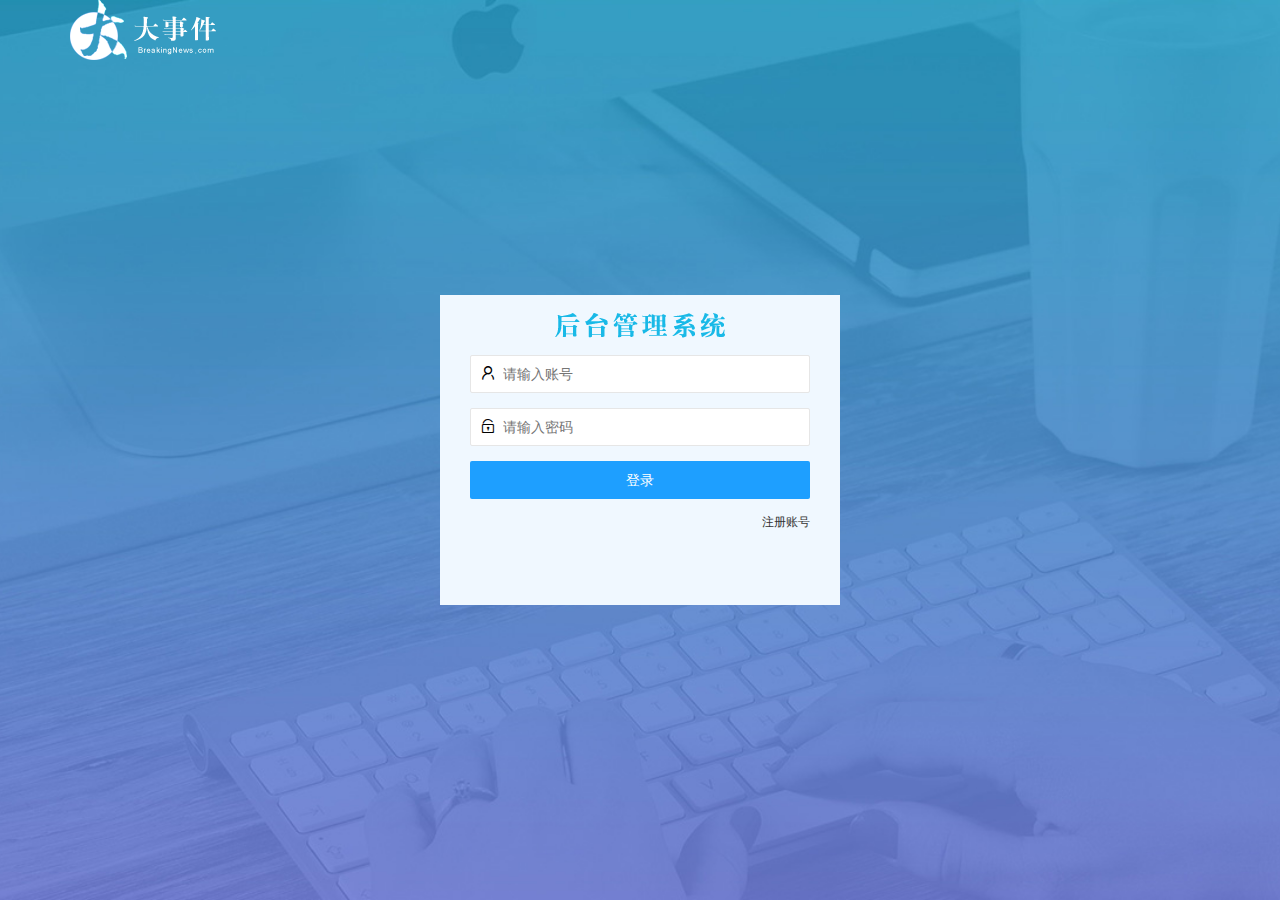
<file: login.html>
<!DOCTYPE html>
<html lang="en">

<head>
    <meta charset="UTF-8">
    <meta name="viewport" content="width=device-width, initial-scale=1.0">
    <title>Document</title>
    <link rel="stylesheet" href="/assets/lib/layui/css/layui.css">
    <link rel="stylesheet" href="/assets/css/login.css">

</head>

<body>
    <!-- logo -->
    <div class='layui-main'>
        <img src="/assets/images/logo.png">
    </div>
    <!-- 登录注册 -->
    <div class="loginAndRegBox">
        <!--title  -->
        <div class='title-box'>

        </div>

        <!-- 登录 -->
        <div class="login">
            <form class="layui-form" id='form-login'>
                <div class="layui-form-item">
                    <i class="layui-icon layui-icon-username"></i>
                    <input type="text" name="username" required lay-verify="required" placeholder="请输入账号" autocomplete="off" class="layui-input">
                </div>
                <div class="layui-form-item">
                    <i class="layui-icon layui-icon-password"></i>
                    <input type="password" name="password" required lay-verify="required|pwd" placeholder="请输入密码" autocomplete="off" class="layui-input">
                </div>
                <div class="layui-form-item">
                    <button class="layui-btn layui-btn-fluid layui-btn-normal" lay-submit lay-filter="formDemo">登录</button>
                </div>
                <div class="layui-form-item">
                    <a href="javascript:;" id='linkToReg'>注册账号</a>
                </div>
            </form>

        </div>
        <!-- 注册 -->
        <div class="reg" style="display: none;">
            <form class="layui-form" id='form-reg'>
                <div class="layui-form-item">
                    <i class="layui-icon layui-icon-username"></i>
                    <input type="text" name="username" required lay-verify="required" placeholder="请输入账号" autocomplete="off" class="layui-input">
                </div>
                <div class="layui-form-item">
                    <i class="layui-icon layui-icon-password"></i>
                    <input type="password" name="password" required lay-verify="required|pwd" placeholder="请输入密码" autocomplete="off" class="layui-input">
                </div>
                <div class="layui-form-item">
                    <i class="layui-icon layui-icon-password"></i>
                    <input type="password" name="repassword" required lay-verify="required|repwd" placeholder="再次确认密码" autocomplete="off" class="layui-input">
                </div>
                <div class="layui-form-item">
                    <button class="layui-btn layui-btn-fluid layui-btn-normal" lay-submit lay-filter="formDemo">注册</button>
                </div>
                <div class="layui-form-item">
                    <a href="javascript:;" id='linkToLogin'>去登录</a>
                </div>
            </form>

        </div>
    </div>

    <script src="/assets/lib/jquery.js"></script>
    <script src="/assets/lib/layui/layui.all.js"></script>
    <script src="/assets/js/ajaxPrefilter.js"></script>
    <script src="/assets/js/login.js"></script>
</body>

</html>
</file>
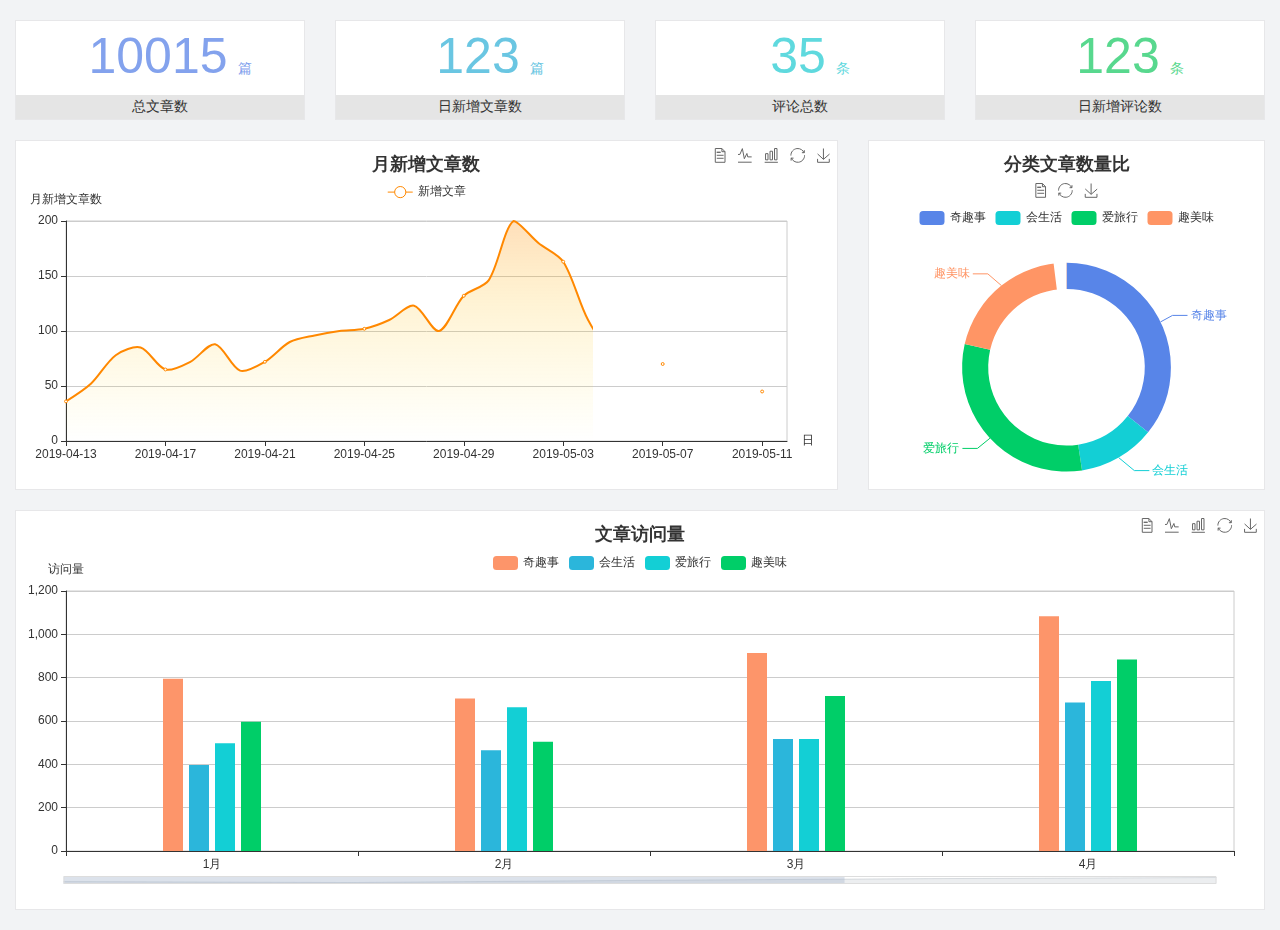
<file: home/dashboard.html>
<!DOCTYPE html>
<html lang="en">

<head>
  <meta charset="UTF-8">
  <meta name="viewport" content="width=device-width, initial-scale=1.0">
  <meta http-equiv="X-UA-Compatible" content="ie=edge">
  <title>图表统计</title>
  <link rel="stylesheet" href="../../assets/lib/bootstrap.css" />
  <link rel="stylesheet" href="../../assets/lib/main.css" />
  <script src="../../assets/lib/jquery.js"></script>
  <script type="text/javascript" src="../../assets/lib/echarts.min.js"></script>
</head>

<body>
  <div class="container-fluid">
    <div class="row spannel_list">
      <div class="col-sm-3 col-xs-6">
        <div class="spannel">
          <em>10015</em><span>篇</span>
          <b>总文章数</b>
        </div>
      </div>
      <div class="col-sm-3 col-xs-6">
        <div class="spannel scolor01">
          <em>123</em><span>篇</span>
          <b>日新增文章数</b>
        </div>
      </div>
      <div class="col-sm-3 col-xs-6">
        <div class="spannel scolor02">
          <em>35</em><span>条</span>
          <b>评论总数</b>
        </div>
      </div>
      <div class="col-sm-3 col-xs-6">
        <div class="spannel scolor03">
          <em>123</em><span>条</span>
          <b>日新增评论数</b>
        </div>
      </div>
    </div>
  </div>

  <div class="container-fluid">
    <div class="row curve-pie">
      <div class="col-lg-8 col-md-8">
        <div class="gragh_pannel" id="curve_show"></div>
      </div>
      <div class="col-lg-4 col-md-4">
        <div class="gragh_pannel" id="pie_show"></div>
      </div>
    </div>
  </div>

  <div class="container-fluid">
    <div class="column_pannel" id="column_show"></div>
  </div>

  <script>
    var oChart = echarts.init(document.getElementById('curve_show'));
    var aList_all = [
      { 'count': 36, 'date': '2019-04-13' },
      { 'count': 52, 'date': '2019-04-14' },
      { 'count': 78, 'date': '2019-04-15' },
      { 'count': 85, 'date': '2019-04-16' },
      { 'count': 65, 'date': '2019-04-17' },
      { 'count': 72, 'date': '2019-04-18' },
      { 'count': 88, 'date': '2019-04-19' },
      { 'count': 64, 'date': '2019-04-20' },
      { 'count': 72, 'date': '2019-04-21' },
      { 'count': 90, 'date': '2019-04-22' },
      { 'count': 96, 'date': '2019-04-23' },
      { 'count': 100, 'date': '2019-04-24' },
      { 'count': 102, 'date': '2019-04-25' },
      { 'count': 110, 'date': '2019-04-26' },
      { 'count': 123, 'date': '2019-04-27' },
      { 'count': 100, 'date': '2019-04-28' },
      { 'count': 132, 'date': '2019-04-29' },
      { 'count': 146, 'date': '2019-04-30' },
      { 'count': 200, 'date': '2019-05-01' },
      { 'count': 180, 'date': '2019-05-02' },
      { 'count': 163, 'date': '2019-05-03' },
      { 'count': 110, 'date': '2019-05-04' },
      { 'count': 80, 'date': '2019-05-05' },
      { 'count': 82, 'date': '2019-05-06' },
      { 'count': 70, 'date': '2019-05-07' },
      { 'count': 65, 'date': '2019-05-08' },
      { 'count': 54, 'date': '2019-05-09' },
      { 'count': 40, 'date': '2019-05-10' },
      { 'count': 45, 'date': '2019-05-11' },
      { 'count': 38, 'date': '2019-05-12' },
    ];

    let aCount = [];
    let aDate = [];

    for (var i = 0; i < aList_all.length; i++) {
      aCount.push(aList_all[i].count);
      aDate.push(aList_all[i].date);
    }

    var chartopt = {
      title: {
        text: '月新增文章数',
        left: 'center',
        top: '10'
      },
      tooltip: {
        trigger: 'axis'
      },
      legend: {
        data: ['新增文章'],
        top: '40'
      },
      toolbox: {
        show: true,
        feature: {
          mark: { show: true },
          dataView: { show: true, readOnly: false },
          magicType: { show: true, type: ['line', 'bar'] },
          restore: { show: true },
          saveAsImage: { show: true }
        }
      },
      calculable: true,
      xAxis: [
        {
          name: '日',
          type: 'category',
          boundaryGap: false,
          data: aDate
        }
      ],
      yAxis: [
        {
          name: '月新增文章数',
          type: 'value'
        }
      ],
      series: [
        {
          name: '新增文章',
          type: 'line',
          smooth: true,
          itemStyle: { normal: { areaStyle: { type: 'default' }, color: '#f80' }, lineStyle: { color: '#f80' } },
          data: aCount
        }],
      areaStyle: {
        normal: {
          color: new echarts.graphic.LinearGradient(0, 0, 0, 1, [{
            offset: 0,
            color: 'rgba(255,136,0,0.39)'
          }, {
            offset: .34,
            color: 'rgba(255,180,0,0.25)'
          }, {
            offset: 1,
            color: 'rgba(255,222,0,0.00)'
          }])

        }
      },
      grid: {
        show: true,
        x: 50,
        x2: 50,
        y: 80,
        height: 220
      }
    };

    oChart.setOption(chartopt);


    var oPie = echarts.init(document.getElementById('pie_show'));
    var oPieopt =
    {
      title: {
        top: 10,
        text: '分类文章数量比',
        x: 'center'
      },
      tooltip: {
        trigger: 'item',
        formatter: "{a} <br/>{b} : {c} ({d}%)"
      },
      color: ['#5885e8', '#13cfd5', '#00ce68', '#ff9565'],
      legend: {
        x: 'center',
        top: 65,
        data: ['奇趣事', '会生活', '爱旅行', '趣美味']
      },
      toolbox: {
        show: true,
        x: 'center',
        top: 35,
        feature: {
          mark: { show: true },
          dataView: { show: true, readOnly: false },
          magicType: {
            show: true,
            type: ['pie', 'funnel'],
            option: {
              funnel: {
                x: '25%',
                width: '50%',
                funnelAlign: 'left',
                max: 1548
              }
            }
          },
          restore: { show: true },
          saveAsImage: { show: true }
        }
      },
      calculable: true,
      series: [
        {
          name: '访问来源',
          type: 'pie',
          radius: ['45%', '60%'],
          center: ['50%', '65%'],
          data: [
            { value: 300, name: '奇趣事' },
            { value: 100, name: '会生活' },
            { value: 260, name: '爱旅行' },
            { value: 180, name: '趣美味' }
          ]
        }
      ]
    };
    oPie.setOption(oPieopt);



    var oColumn = this.echarts.init(document.getElementById('column_show'));
    var oColumnopt =
    {
      title: {
        text: '文章访问量',
        left: 'center',
        top: '10'
      },
      tooltip: {
        trigger: 'axis'
      },
      legend: {
        data: ['奇趣事', '会生活', '爱旅行', '趣美味'],
        top: '40'
      },
      toolbox: {
        show: true,
        feature: {
          mark: { show: true },
          dataView: { show: true, readOnly: false },
          magicType: { show: true, type: ['line', 'bar'] },
          restore: { show: true },
          saveAsImage: { show: true }
        }
      },
      calculable: true,
      xAxis: [
        {
          type: 'category',
          data: ['1月', '2月', '3月', '4月', '5月']
        }
      ],
      yAxis: [
        {
          name: '访问量',
          type: 'value'
        }
      ],
      series: [
        {
          name: '奇趣事',
          type: 'bar',
          barWidth: 20,
          itemStyle: {
            normal: { areaStyle: { type: 'default' }, color: '#fd956a' }
          },
          data: [800, 708, 920, 1090, 1200]
        },
        {
          name: '会生活',
          type: 'bar',
          barWidth: 20,
          itemStyle: {
            normal: { areaStyle: { type: 'default' }, color: '#2bb6db' }
          },
          data: [400, 468, 520, 690, 800]
        },
        {
          name: '爱旅行',
          type: 'bar',
          barWidth: 20,
          itemStyle: {
            normal: { areaStyle: { type: 'default' }, color: '#13cfd5' }
          },
          data: [500, 668, 520, 790, 900]
        },
        {
          name: '趣美味',
          type: 'bar',
          barWidth: 20,
          itemStyle: {
            normal: { areaStyle: { type: 'default' }, color: '#00ce68' }
          },
          data: [600, 508, 720, 890, 1000]
        }
      ],
      grid: {
        show: true,
        x: 50,
        x2: 30,
        y: 80,
        height: 260
      },
      dataZoom: [//给x轴设置滚动条
        {
          start: 0,//默认为0
          end: 100 - 1000 / 31,//默认为100
          type: 'slider',
          show: true,
          xAxisIndex: [0],
          handleSize: 0,//滑动条的 左右2个滑动条的大小
          height: 8,//组件高度
          left: 45, //左边的距离
          right: 50,//右边的距离
          bottom: 26,//右边的距离
          handleColor: '#ddd',//h滑动图标的颜色
          handleStyle: {
            borderColor: "#cacaca",
            borderWidth: "1",
            shadowBlur: 2,
            background: "#ddd",
            shadowColor: "#ddd",
          }
        }]
    };
    oColumn.setOption(oColumnopt);
  </script>
</body>

</html>
</file>
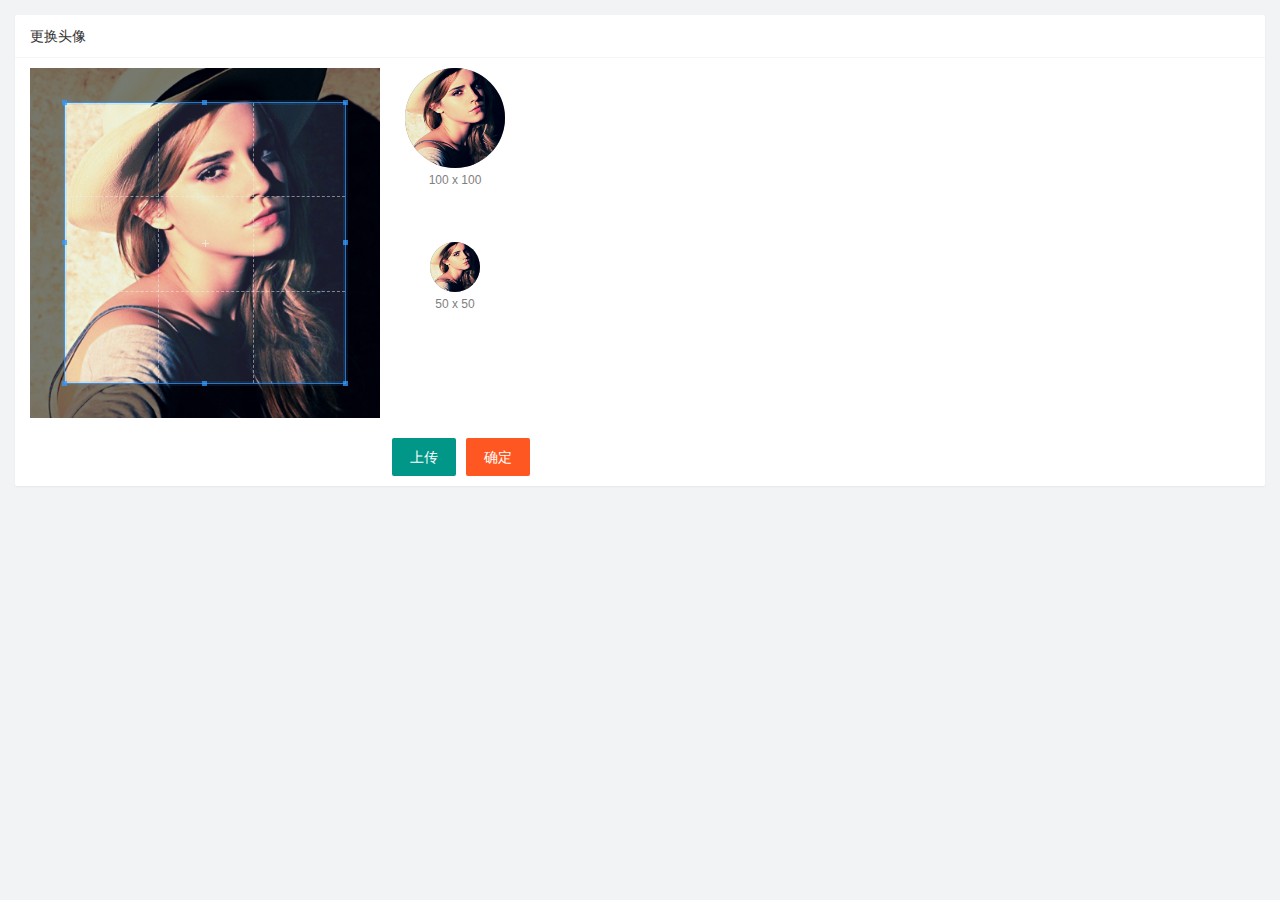
<file: user/user_avatar.html>
<!DOCTYPE html>
<html lang="en">

<head>
    <meta charset="UTF-8">
    <meta name="viewport" content="width=device-width, initial-scale=1.0">
    <title>Document</title>
    <link rel="stylesheet" href="/assets/lib/layui/css/layui.css">
    <link rel="stylesheet" href="/assets/lib/cropper/cropper.css" />
    <link rel="stylesheet" href="/assets/css/user/user_avatar.css">

</head>

<body>
    <div class="layui-card">
        <div class="layui-card-header">更换头像</div>
        <div class="layui-card-body">
            <!-- 第一行的图片裁剪和预览区域 -->
            <div class="row1">
                <!-- 图片裁剪区域 -->
                <div class="cropper-box">
                    <!-- 这个 img 标签很重要，将来会把它初始化为裁剪区域 -->
                    <img id="image" src="/assets/images/sample.jpg" />
                </div>
                <!-- 图片的预览区域 -->
                <div class="preview-box">
                    <div>
                        <!-- 宽高为 100px 的预览区域 -->
                        <div class="img-preview w100"></div>
                        <p class="size">100 x 100</p>
                    </div>
                    <div>
                        <!-- 宽高为 50px 的预览区域 -->
                        <div class="img-preview w50"></div>
                        <p class="size">50 x 50</p>
                    </div>
                </div>
            </div>

            <!-- 第二行的按钮区域 -->
            <div class="row2">
                <input type="file" style='display: none;' id='file' accept='image/png,image/jpeg' />
                <button type="button" class="layui-btn" id='btnChooseImage'>上传</button>
                <button type="button" class="layui-btn layui-btn-danger" id='btnUpdate'>确定</button>
            </div>
        </div>
    </div>



    <script src="/assets/lib/jquery.js"></script>
    <script src="/assets/lib/cropper/Cropper.js"></script>
    <script src="/assets/lib/cropper/jquery-cropper.js"></script>
    <script src="/assets/lib/layui/layui.all.js"></script>
    <script src="/assets/js/ajaxPrefilter.js"></script>
    <script src="/assets/js/user/user_avatar.js"></script>
</body>

</html>
</file>
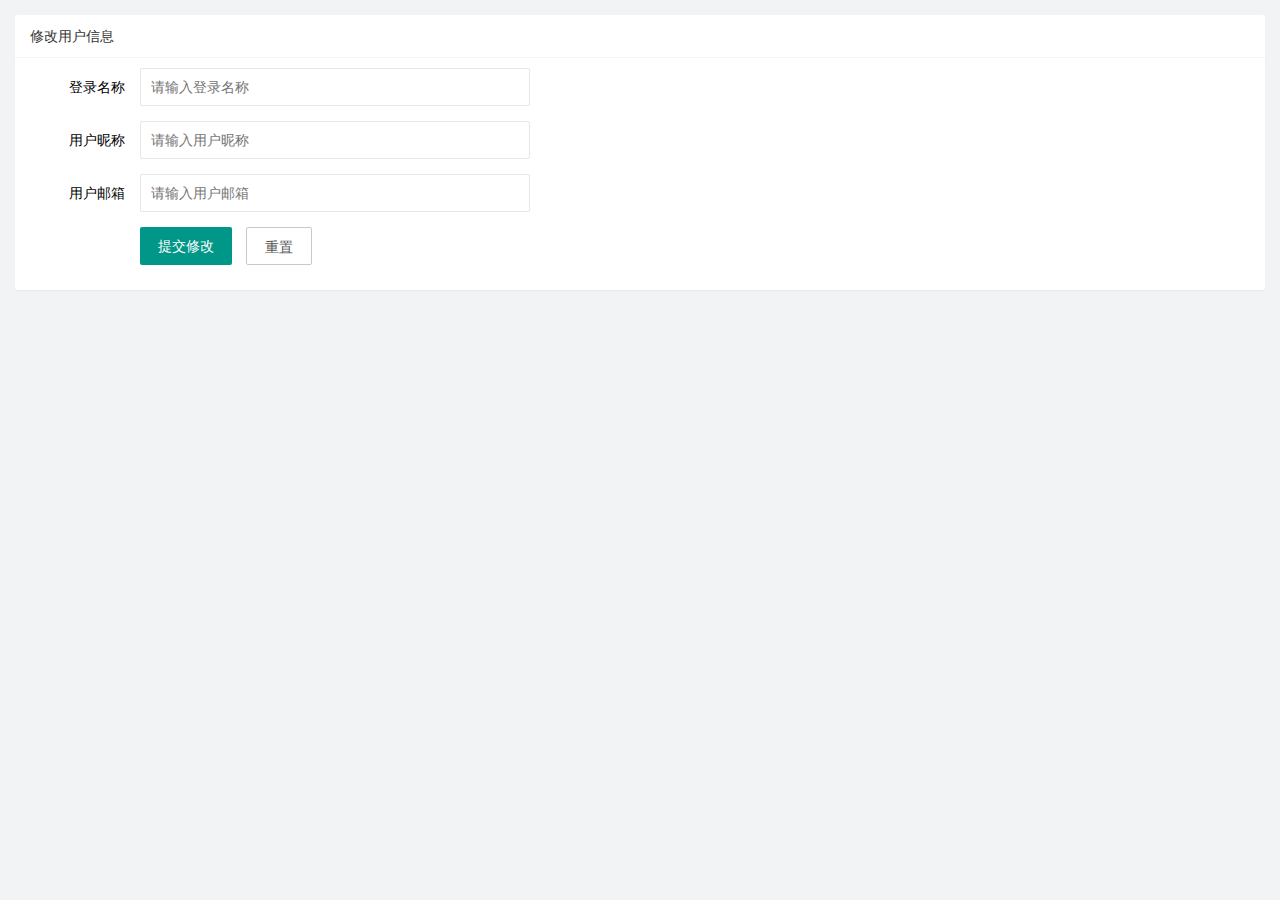
<file: user/user_info.html>
<!DOCTYPE html>
<html lang="en">

<head>
    <meta charset="UTF-8">
    <meta name="viewport" content="width=device-width, initial-scale=1.0">
    <title>Document</title>
    <link rel="stylesheet" href="/assets/lib/layui/css/layui.css">
    <link rel="stylesheet" href="/assets/css/user/user_info.css">
</head>

<body>
    <div class="layui-card">
        <div class="layui-card-header">修改用户信息</div>
        <div class="layui-card-body">
            <form class="layui-form" lay-filter='formUserInfo' id='form-info'>
                <input type="hidden" name='id'>
                <div class="layui-form-item">
                    <label class="layui-form-label">登录名称</label>
                    <div class="layui-input-block">
                        <input type="text" name="username" required lay-verify="required" placeholder="请输入登录名称" autocomplete="off" class="layui-input" readonly>
                    </div>
                </div>
                <div class="layui-form-item">
                    <label class="layui-form-label">用户昵称</label>
                    <div class="layui-input-block">
                        <input type="text" name="nickname" required lay-verify="required" placeholder="请输入用户昵称" autocomplete="off" class="layui-input">
                    </div>
                </div>
                <div class="layui-form-item">
                    <label class="layui-form-label">用户邮箱</label>
                    <div class="layui-input-block">
                        <input type="text" name="email" required lay-verify="required" placeholder="请输入用户邮箱" autocomplete="off" class="layui-input">
                    </div>
                </div>
                <div class="layui-form-item">
                    <div class="layui-input-block">
                        <button class="layui-btn" lay-submit lay-filter="formDemo">提交修改</button>
                        <button type="reset" class="layui-btn layui-btn-primary">重置</button>
                    </div>
                </div>
            </form>
        </div>
    </div>

    <script src="/assets/lib/jquery.js"></script>
    <script src="/assets/lib/layui/layui.all.js"></script>
    <script src="/assets/js/ajaxPrefilter.js"></script>
    <script src="/assets/js/user/user_info.js"></script>
</body>

</html>
</file>
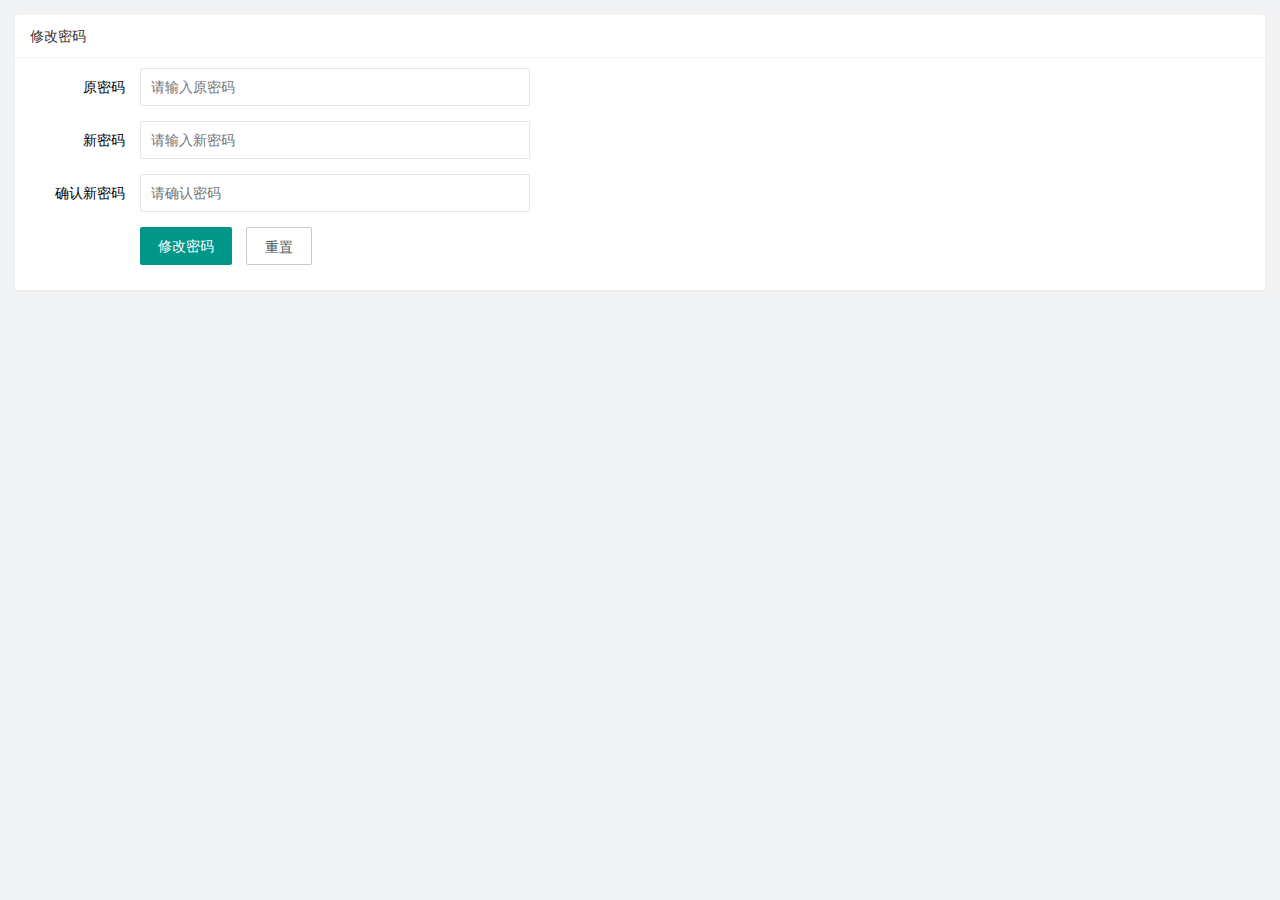
<file: user/user_pwd.html>
<!DOCTYPE html>
<html lang="en">

<head>
    <meta charset="UTF-8">
    <meta name="viewport" content="width=device-width, initial-scale=1.0">
    <title>Document</title>
    <link rel="stylesheet" href="/assets/lib/layui/css/layui.css">
    <link rel="stylesheet" href="/assets/css/user/user_pwd.css">
</head>

<body>
    <div class="layui-card">
        <div class="layui-card-header">修改密码</div>
        <div class="layui-card-body">
            <form class="layui-form" id='form-pwd'>
                <div class="layui-form-item">
                    <label class="layui-form-label">原密码</label>
                    <div class="layui-input-block">
                        <input type="password" name="oldPwd" required lay-verify="required|pwd" placeholder="请输入原密码" autocomplete="off" class="layui-input">
                    </div>
                </div>
                <div class="layui-form-item">
                    <label class="layui-form-label">新密码</label>
                    <div class="layui-input-block">
                        <input type="password" name="newPwd" required lay-verify="required|pwd|samepwd" placeholder="请输入新密码" autocomplete="off" class="layui-input">
                    </div>
                </div>
                <div class="layui-form-item">
                    <label class="layui-form-label">确认新密码</label>
                    <div class="layui-input-block">
                        <input type="password" name="renewPwd" required lay-verify="required|repwd" placeholder="请确认密码" autocomplete="off" class="layui-input">
                    </div>
                </div>
                <div class="layui-form-item">
                    <div class="layui-input-block">
                        <button class="layui-btn" lay-submit lay-filter="formDemo">修改密码</button>
                        <button type="reset" class="layui-btn layui-btn-primary">重置</button>
                    </div>
                </div>
            </form>
        </div>
    </div>

    <script src="/assets/lib/jquery.js"></script>
    <script src="/assets/lib/layui/layui.all.js"></script>
    <script src="/assets/js/ajaxPrefilter.js"></script>
    <script src="/assets/js/user/user_pwd.js"></script>
</body>

</html>
</file>
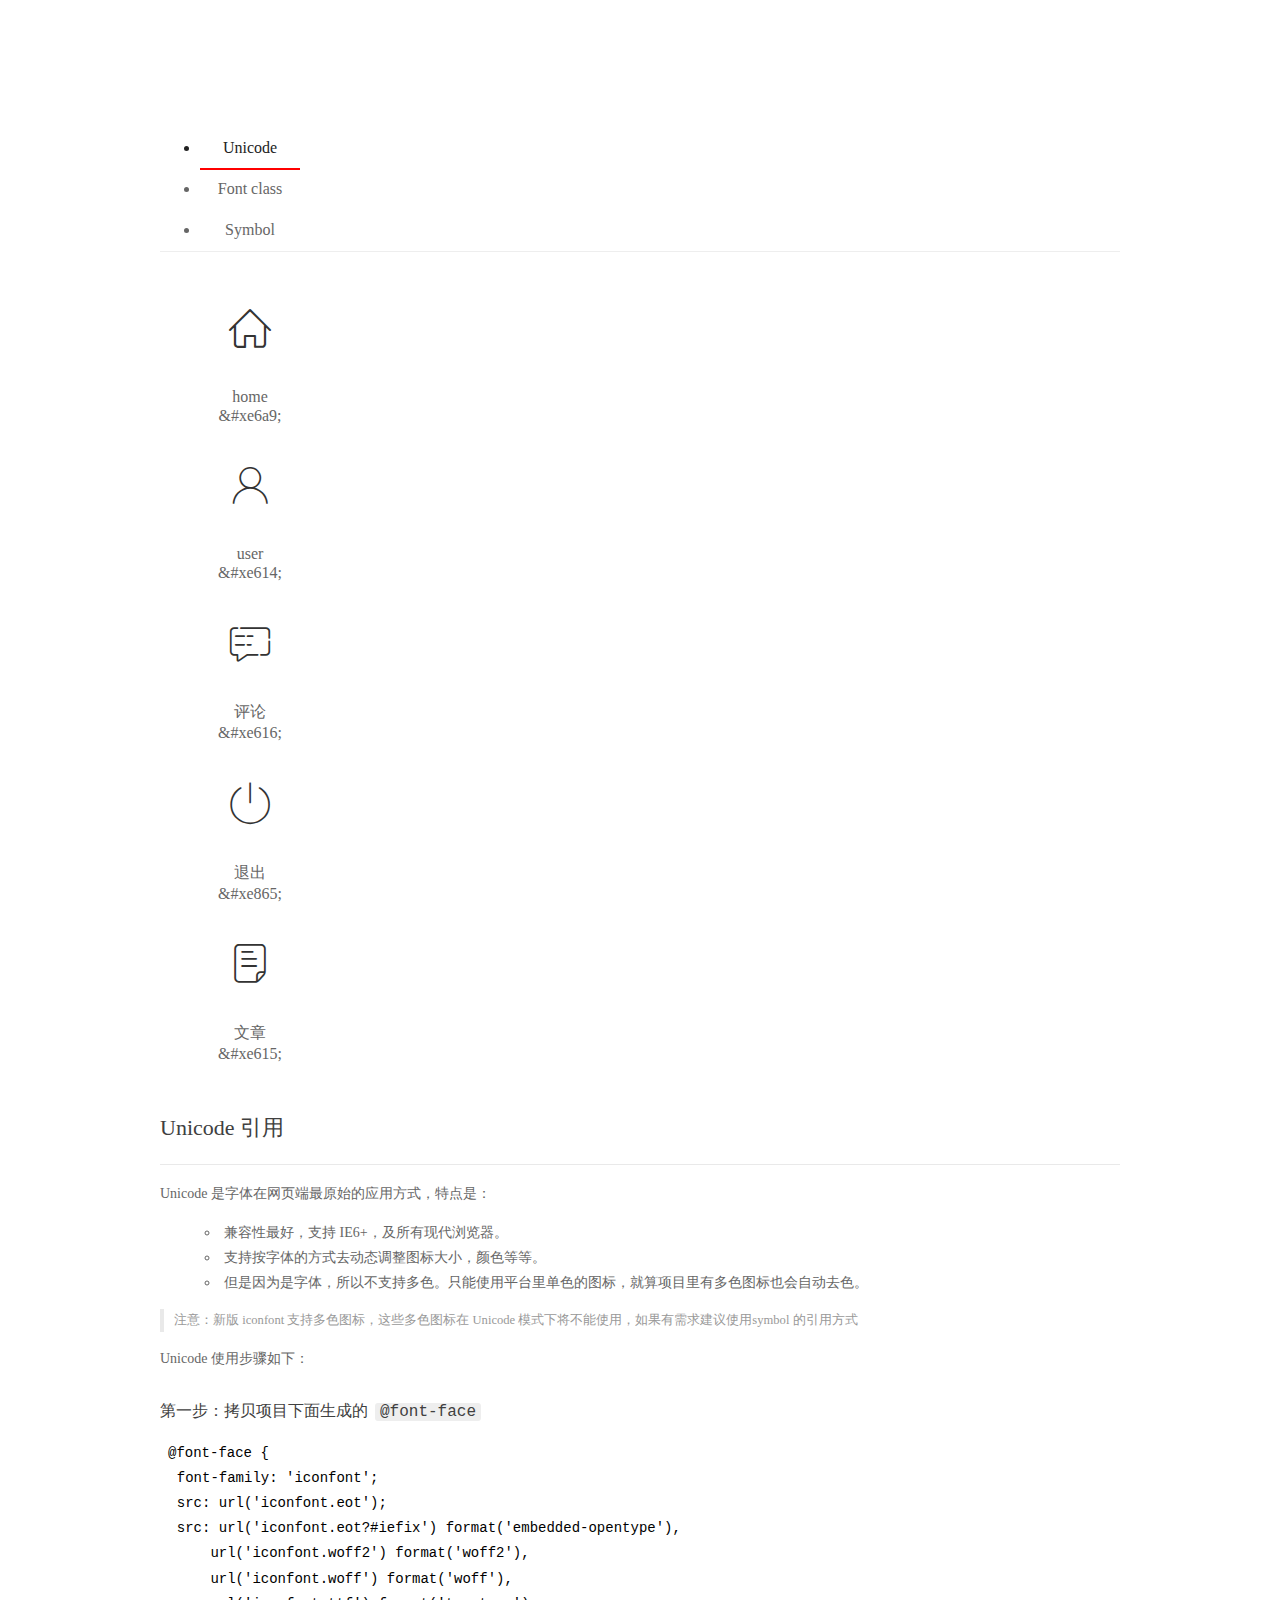
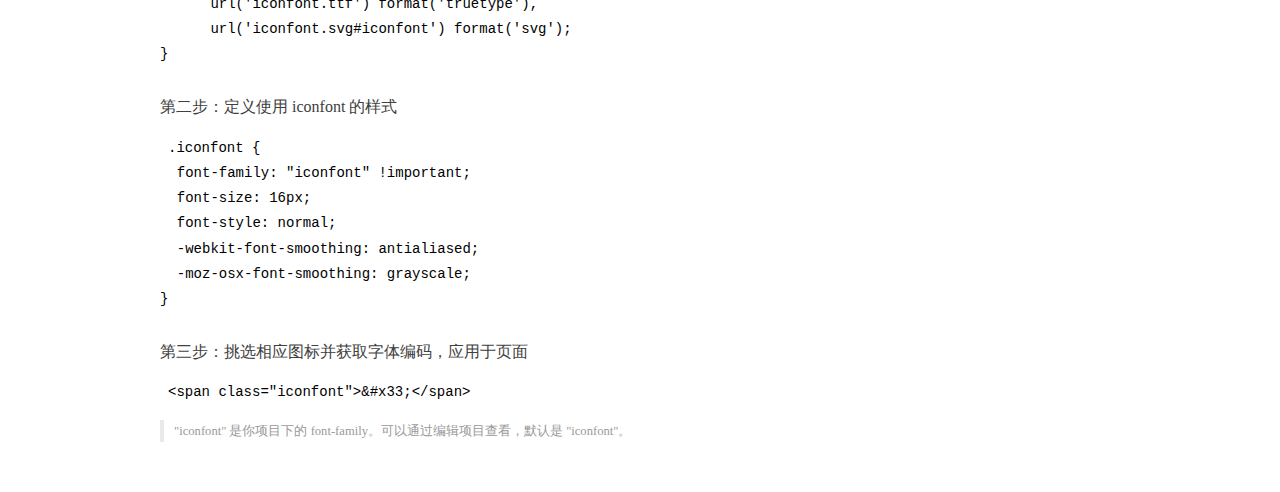
<file: assets/fonts/demo_index.html>
<!DOCTYPE html>
<html>
<head>
  <meta charset="utf-8"/>
  <title>IconFont Demo</title>
  <link rel="shortcut icon" href="https://gtms04.alicdn.com/tps/i4/TB1_oz6GVXXXXaFXpXXJDFnIXXX-64-64.ico" type="image/x-icon"/>
  <link rel="stylesheet" href="https://g.alicdn.com/thx/cube/1.3.2/cube.min.css">
  <link rel="stylesheet" href="demo.css">
  <link rel="stylesheet" href="iconfont.css">
  <script src="iconfont.js"></script>
  <!-- jQuery -->
  <script src="https://a1.alicdn.com/oss/uploads/2018/12/26/7bfddb60-08e8-11e9-9b04-53e73bb6408b.js"></script>
  <!-- 代码高亮 -->
  <script src="https://a1.alicdn.com/oss/uploads/2018/12/26/a3f714d0-08e6-11e9-8a15-ebf944d7534c.js"></script>
</head>
<body>
  <div class="main">
    <h1 class="logo"><a href="https://www.iconfont.cn/" title="iconfont 首页" target="_blank">&#xe86b;</a></h1>
    <div class="nav-tabs">
      <ul id="tabs" class="dib-box">
        <li class="dib active"><span>Unicode</span></li>
        <li class="dib"><span>Font class</span></li>
        <li class="dib"><span>Symbol</span></li>
      </ul>
      
    </div>
    <div class="tab-container">
      <div class="content unicode" style="display: block;">
          <ul class="icon_lists dib-box">
          
            <li class="dib">
              <span class="icon iconfont">&#xe6a9;</span>
                <div class="name">home</div>
                <div class="code-name">&amp;#xe6a9;</div>
              </li>
          
            <li class="dib">
              <span class="icon iconfont">&#xe614;</span>
                <div class="name">user</div>
                <div class="code-name">&amp;#xe614;</div>
              </li>
          
            <li class="dib">
              <span class="icon iconfont">&#xe616;</span>
                <div class="name">评论</div>
                <div class="code-name">&amp;#xe616;</div>
              </li>
          
            <li class="dib">
              <span class="icon iconfont">&#xe865;</span>
                <div class="name">退出</div>
                <div class="code-name">&amp;#xe865;</div>
              </li>
          
            <li class="dib">
              <span class="icon iconfont">&#xe615;</span>
                <div class="name">文章</div>
                <div class="code-name">&amp;#xe615;</div>
              </li>
          
          </ul>
          <div class="article markdown">
          <h2 id="unicode-">Unicode 引用</h2>
          <hr>

          <p>Unicode 是字体在网页端最原始的应用方式，特点是：</p>
          <ul>
            <li>兼容性最好，支持 IE6+，及所有现代浏览器。</li>
            <li>支持按字体的方式去动态调整图标大小，颜色等等。</li>
            <li>但是因为是字体，所以不支持多色。只能使用平台里单色的图标，就算项目里有多色图标也会自动去色。</li>
          </ul>
          <blockquote>
            <p>注意：新版 iconfont 支持多色图标，这些多色图标在 Unicode 模式下将不能使用，如果有需求建议使用symbol 的引用方式</p>
          </blockquote>
          <p>Unicode 使用步骤如下：</p>
          <h3 id="-font-face">第一步：拷贝项目下面生成的 <code>@font-face</code></h3>
<pre><code class="language-css"
>@font-face {
  font-family: 'iconfont';
  src: url('iconfont.eot');
  src: url('iconfont.eot?#iefix') format('embedded-opentype'),
      url('iconfont.woff2') format('woff2'),
      url('iconfont.woff') format('woff'),
      url('iconfont.ttf') format('truetype'),
      url('iconfont.svg#iconfont') format('svg');
}
</code></pre>
          <h3 id="-iconfont-">第二步：定义使用 iconfont 的样式</h3>
<pre><code class="language-css"
>.iconfont {
  font-family: "iconfont" !important;
  font-size: 16px;
  font-style: normal;
  -webkit-font-smoothing: antialiased;
  -moz-osx-font-smoothing: grayscale;
}
</code></pre>
          <h3 id="-">第三步：挑选相应图标并获取字体编码，应用于页面</h3>
<pre>
<code class="language-html"
>&lt;span class="iconfont"&gt;&amp;#x33;&lt;/span&gt;
</code></pre>
          <blockquote>
            <p>"iconfont" 是你项目下的 font-family。可以通过编辑项目查看，默认是 "iconfont"。</p>
          </blockquote>
          </div>
      </div>
      <div class="content font-class">
        <ul class="icon_lists dib-box">
          
          <li class="dib">
            <span class="icon iconfont icon-home"></span>
            <div class="name">
              home
            </div>
            <div class="code-name">.icon-home
            </div>
          </li>
          
          <li class="dib">
            <span class="icon iconfont icon-user"></span>
            <div class="name">
              user
            </div>
            <div class="code-name">.icon-user
            </div>
          </li>
          
          <li class="dib">
            <span class="icon iconfont icon-pinglun"></span>
            <div class="name">
              评论
            </div>
            <div class="code-name">.icon-pinglun
            </div>
          </li>
          
          <li class="dib">
            <span class="icon iconfont icon-tuichu"></span>
            <div class="name">
              退出
            </div>
            <div class="code-name">.icon-tuichu
            </div>
          </li>
          
          <li class="dib">
            <span class="icon iconfont icon-16"></span>
            <div class="name">
              文章
            </div>
            <div class="code-name">.icon-16
            </div>
          </li>
          
        </ul>
        <div class="article markdown">
        <h2 id="font-class-">font-class 引用</h2>
        <hr>

        <p>font-class 是 Unicode 使用方式的一种变种，主要是解决 Unicode 书写不直观，语意不明确的问题。</p>
        <p>与 Unicode 使用方式相比，具有如下特点：</p>
        <ul>
          <li>兼容性良好，支持 IE8+，及所有现代浏览器。</li>
          <li>相比于 Unicode 语意明确，书写更直观。可以很容易分辨这个 icon 是什么。</li>
          <li>因为使用 class 来定义图标，所以当要替换图标时，只需要修改 class 里面的 Unicode 引用。</li>
          <li>不过因为本质上还是使用的字体，所以多色图标还是不支持的。</li>
        </ul>
        <p>使用步骤如下：</p>
        <h3 id="-fontclass-">第一步：引入项目下面生成的 fontclass 代码：</h3>
<pre><code class="language-html">&lt;link rel="stylesheet" href="./iconfont.css"&gt;
</code></pre>
        <h3 id="-">第二步：挑选相应图标并获取类名，应用于页面：</h3>
<pre><code class="language-html">&lt;span class="iconfont icon-xxx"&gt;&lt;/span&gt;
</code></pre>
        <blockquote>
          <p>"
            iconfont" 是你项目下的 font-family。可以通过编辑项目查看，默认是 "iconfont"。</p>
        </blockquote>
      </div>
      </div>
      <div class="content symbol">
          <ul class="icon_lists dib-box">
          
            <li class="dib">
                <svg class="icon svg-icon" aria-hidden="true">
                  <use xlink:href="#icon-home"></use>
                </svg>
                <div class="name">home</div>
                <div class="code-name">#icon-home</div>
            </li>
          
            <li class="dib">
                <svg class="icon svg-icon" aria-hidden="true">
                  <use xlink:href="#icon-user"></use>
                </svg>
                <div class="name">user</div>
                <div class="code-name">#icon-user</div>
            </li>
          
            <li class="dib">
                <svg class="icon svg-icon" aria-hidden="true">
                  <use xlink:href="#icon-pinglun"></use>
                </svg>
                <div class="name">评论</div>
                <div class="code-name">#icon-pinglun</div>
            </li>
          
            <li class="dib">
                <svg class="icon svg-icon" aria-hidden="true">
                  <use xlink:href="#icon-tuichu"></use>
                </svg>
                <div class="name">退出</div>
                <div class="code-name">#icon-tuichu</div>
            </li>
          
            <li class="dib">
                <svg class="icon svg-icon" aria-hidden="true">
                  <use xlink:href="#icon-16"></use>
                </svg>
                <div class="name">文章</div>
                <div class="code-name">#icon-16</div>
            </li>
          
          </ul>
          <div class="article markdown">
          <h2 id="symbol-">Symbol 引用</h2>
          <hr>

          <p>这是一种全新的使用方式，应该说这才是未来的主流，也是平台目前推荐的用法。相关介绍可以参考这篇<a href="">文章</a>
            这种用法其实是做了一个 SVG 的集合，与另外两种相比具有如下特点：</p>
          <ul>
            <li>支持多色图标了，不再受单色限制。</li>
            <li>通过一些技巧，支持像字体那样，通过 <code>font-size</code>, <code>color</code> 来调整样式。</li>
            <li>兼容性较差，支持 IE9+，及现代浏览器。</li>
            <li>浏览器渲染 SVG 的性能一般，还不如 png。</li>
          </ul>
          <p>使用步骤如下：</p>
          <h3 id="-symbol-">第一步：引入项目下面生成的 symbol 代码：</h3>
<pre><code class="language-html">&lt;script src="./iconfont.js"&gt;&lt;/script&gt;
</code></pre>
          <h3 id="-css-">第二步：加入通用 CSS 代码（引入一次就行）：</h3>
<pre><code class="language-html">&lt;style&gt;
.icon {
  width: 1em;
  height: 1em;
  vertical-align: -0.15em;
  fill: currentColor;
  overflow: hidden;
}
&lt;/style&gt;
</code></pre>
          <h3 id="-">第三步：挑选相应图标并获取类名，应用于页面：</h3>
<pre><code class="language-html">&lt;svg class="icon" aria-hidden="true"&gt;
  &lt;use xlink:href="#icon-xxx"&gt;&lt;/use&gt;
&lt;/svg&gt;
</code></pre>
          </div>
      </div>

    </div>
  </div>
  <script>
  $(document).ready(function () {
      $('.tab-container .content:first').show()

      $('#tabs li').click(function (e) {
        var tabContent = $('.tab-container .content')
        var index = $(this).index()

        if ($(this).hasClass('active')) {
          return
        } else {
          $('#tabs li').removeClass('active')
          $(this).addClass('active')

          tabContent.hide().eq(index).fadeIn()
        }
      })
    })
  </script>
</body>
</html>
</file>
<file: assets/lib/layui/css/layui.css>
/** layui-v2.5.5 MIT License By https://www.layui.com */
 .layui-inline,img{display:inline-block;vertical-align:middle}h1,h2,h3,h4,h5,h6{font-weight:400}.layui-edge,.layui-header,.layui-inline,.layui-main{position:relative}.layui-body,.layui-edge,.layui-elip{overflow:hidden}.layui-btn,.layui-edge,.layui-inline,img{vertical-align:middle}.layui-btn,.layui-disabled,.layui-icon,.layui-unselect{-moz-user-select:none;-webkit-user-select:none;-ms-user-select:none}.layui-elip,.layui-form-checkbox span,.layui-form-pane .layui-form-label{text-overflow:ellipsis;white-space:nowrap}.layui-breadcrumb,.layui-tree-btnGroup{visibility:hidden}blockquote,body,button,dd,div,dl,dt,form,h1,h2,h3,h4,h5,h6,input,li,ol,p,pre,td,textarea,th,ul{margin:0;padding:0;-webkit-tap-highlight-color:rgba(0,0,0,0)}a:active,a:hover{outline:0}img{border:none}li{list-style:none}table{border-collapse:collapse;border-spacing:0}h4,h5,h6{font-size:100%}button,input,optgroup,option,select,textarea{font-family:inherit;font-size:inherit;font-style:inherit;font-weight:inherit;outline:0}pre{white-space:pre-wrap;white-space:-moz-pre-wrap;white-space:-pre-wrap;white-space:-o-pre-wrap;word-wrap:break-word}body{line-height:24px;font:14px Helvetica Neue,Helvetica,PingFang SC,Tahoma,Arial,sans-serif}hr{height:1px;margin:10px 0;border:0;clear:both}a{color:#333;text-decoration:none}a:hover{color:#777}a cite{font-style:normal;*cursor:pointer}.layui-border-box,.layui-border-box *{box-sizing:border-box}.layui-box,.layui-box *{box-sizing:content-box}.layui-clear{clear:both;*zoom:1}.layui-clear:after{content:'\20';clear:both;*zoom:1;display:block;height:0}.layui-inline{*display:inline;*zoom:1}.layui-edge{display:inline-block;width:0;height:0;border-width:6px;border-style:dashed;border-color:transparent}.layui-edge-top{top:-4px;border-bottom-color:#999;border-bottom-style:solid}.layui-edge-right{border-left-color:#999;border-left-style:solid}.layui-edge-bottom{top:2px;border-top-color:#999;border-top-style:solid}.layui-edge-left{border-right-color:#999;border-right-style:solid}.layui-disabled,.layui-disabled:hover{color:#d2d2d2!important;cursor:not-allowed!important}.layui-circle{border-radius:100%}.layui-show{display:block!important}.layui-hide{display:none!important}@font-face{font-family:layui-icon;src:url(../font/iconfont.eot?v=250);src:url(../font/iconfont.eot?v=250#iefix) format('embedded-opentype'),url(../font/iconfont.woff2?v=250) format('woff2'),url(../font/iconfont.woff?v=250) format('woff'),url(../font/iconfont.ttf?v=250) format('truetype'),url(../font/iconfont.svg?v=250#layui-icon) format('svg')}.layui-icon{font-family:layui-icon!important;font-size:16px;font-style:normal;-webkit-font-smoothing:antialiased;-moz-osx-font-smoothing:grayscale}.layui-icon-reply-fill:before{content:"\e611"}.layui-icon-set-fill:before{content:"\e614"}.layui-icon-menu-fill:before{content:"\e60f"}.layui-icon-search:before{content:"\e615"}.layui-icon-share:before{content:"\e641"}.layui-icon-set-sm:before{content:"\e620"}.layui-icon-engine:before{content:"\e628"}.layui-icon-close:before{content:"\1006"}.layui-icon-close-fill:before{content:"\1007"}.layui-icon-chart-screen:before{content:"\e629"}.layui-icon-star:before{content:"\e600"}.layui-icon-circle-dot:before{content:"\e617"}.layui-icon-chat:before{content:"\e606"}.layui-icon-release:before{content:"\e609"}.layui-icon-list:before{content:"\e60a"}.layui-icon-chart:before{content:"\e62c"}.layui-icon-ok-circle:before{content:"\1005"}.layui-icon-layim-theme:before{content:"\e61b"}.layui-icon-table:before{content:"\e62d"}.layui-icon-right:before{content:"\e602"}.layui-icon-left:before{content:"\e603"}.layui-icon-cart-simple:before{content:"\e698"}.layui-icon-face-cry:before{content:"\e69c"}.layui-icon-face-smile:before{content:"\e6af"}.layui-icon-survey:before{content:"\e6b2"}.layui-icon-tree:before{content:"\e62e"}.layui-icon-upload-circle:before{content:"\e62f"}.layui-icon-add-circle:before{content:"\e61f"}.layui-icon-download-circle:before{content:"\e601"}.layui-icon-templeate-1:before{content:"\e630"}.layui-icon-util:before{content:"\e631"}.layui-icon-face-surprised:before{content:"\e664"}.layui-icon-edit:before{content:"\e642"}.layui-icon-speaker:before{content:"\e645"}.layui-icon-down:before{content:"\e61a"}.layui-icon-file:before{content:"\e621"}.layui-icon-layouts:before{content:"\e632"}.layui-icon-rate-half:before{content:"\e6c9"}.layui-icon-add-circle-fine:before{content:"\e608"}.layui-icon-prev-circle:before{content:"\e633"}.layui-icon-read:before{content:"\e705"}.layui-icon-404:before{content:"\e61c"}.layui-icon-carousel:before{content:"\e634"}.layui-icon-help:before{content:"\e607"}.layui-icon-code-circle:before{content:"\e635"}.layui-icon-water:before{content:"\e636"}.layui-icon-username:before{content:"\e66f"}.layui-icon-find-fill:before{content:"\e670"}.layui-icon-about:before{content:"\e60b"}.layui-icon-location:before{content:"\e715"}.layui-icon-up:before{content:"\e619"}.layui-icon-pause:before{content:"\e651"}.layui-icon-date:before{content:"\e637"}.layui-icon-layim-uploadfile:before{content:"\e61d"}.layui-icon-delete:before{content:"\e640"}.layui-icon-play:before{content:"\e652"}.layui-icon-top:before{content:"\e604"}.layui-icon-friends:before{content:"\e612"}.layui-icon-refresh-3:before{content:"\e9aa"}.layui-icon-ok:before{content:"\e605"}.layui-icon-layer:before{content:"\e638"}.layui-icon-face-smile-fine:before{content:"\e60c"}.layui-icon-dollar:before{content:"\e659"}.layui-icon-group:before{content:"\e613"}.layui-icon-layim-download:before{content:"\e61e"}.layui-icon-picture-fine:before{content:"\e60d"}.layui-icon-link:before{content:"\e64c"}.layui-icon-diamond:before{content:"\e735"}.layui-icon-log:before{content:"\e60e"}.layui-icon-rate-solid:before{content:"\e67a"}.layui-icon-fonts-del:before{content:"\e64f"}.layui-icon-unlink:before{content:"\e64d"}.layui-icon-fonts-clear:before{content:"\e639"}.layui-icon-triangle-r:before{content:"\e623"}.layui-icon-circle:before{content:"\e63f"}.layui-icon-radio:before{content:"\e643"}.layui-icon-align-center:before{content:"\e647"}.layui-icon-align-right:before{content:"\e648"}.layui-icon-align-left:before{content:"\e649"}.layui-icon-loading-1:before{content:"\e63e"}.layui-icon-return:before{content:"\e65c"}.layui-icon-fonts-strong:before{content:"\e62b"}.layui-icon-upload:before{content:"\e67c"}.layui-icon-dialogue:before{content:"\e63a"}.layui-icon-video:before{content:"\e6ed"}.layui-icon-headset:before{content:"\e6fc"}.layui-icon-cellphone-fine:before{content:"\e63b"}.layui-icon-add-1:before{content:"\e654"}.layui-icon-face-smile-b:before{content:"\e650"}.layui-icon-fonts-html:before{content:"\e64b"}.layui-icon-form:before{content:"\e63c"}.layui-icon-cart:before{content:"\e657"}.layui-icon-camera-fill:before{content:"\e65d"}.layui-icon-tabs:before{content:"\e62a"}.layui-icon-fonts-code:before{content:"\e64e"}.layui-icon-fire:before{content:"\e756"}.layui-icon-set:before{content:"\e716"}.layui-icon-fonts-u:before{content:"\e646"}.layui-icon-triangle-d:before{content:"\e625"}.layui-icon-tips:before{content:"\e702"}.layui-icon-picture:before{content:"\e64a"}.layui-icon-more-vertical:before{content:"\e671"}.layui-icon-flag:before{content:"\e66c"}.layui-icon-loading:before{content:"\e63d"}.layui-icon-fonts-i:before{content:"\e644"}.layui-icon-refresh-1:before{content:"\e666"}.layui-icon-rmb:before{content:"\e65e"}.layui-icon-home:before{content:"\e68e"}.layui-icon-user:before{content:"\e770"}.layui-icon-notice:before{content:"\e667"}.layui-icon-login-weibo:before{content:"\e675"}.layui-icon-voice:before{content:"\e688"}.layui-icon-upload-drag:before{content:"\e681"}.layui-icon-login-qq:before{content:"\e676"}.layui-icon-snowflake:before{content:"\e6b1"}.layui-icon-file-b:before{content:"\e655"}.layui-icon-template:before{content:"\e663"}.layui-icon-auz:before{content:"\e672"}.layui-icon-console:before{content:"\e665"}.layui-icon-app:before{content:"\e653"}.layui-icon-prev:before{content:"\e65a"}.layui-icon-website:before{content:"\e7ae"}.layui-icon-next:before{content:"\e65b"}.layui-icon-component:before{content:"\e857"}.layui-icon-more:before{content:"\e65f"}.layui-icon-login-wechat:before{content:"\e677"}.layui-icon-shrink-right:before{content:"\e668"}.layui-icon-spread-left:before{content:"\e66b"}.layui-icon-camera:before{content:"\e660"}.layui-icon-note:before{content:"\e66e"}.layui-icon-refresh:before{content:"\e669"}.layui-icon-female:before{content:"\e661"}.layui-icon-male:before{content:"\e662"}.layui-icon-password:before{content:"\e673"}.layui-icon-senior:before{content:"\e674"}.layui-icon-theme:before{content:"\e66a"}.layui-icon-tread:before{content:"\e6c5"}.layui-icon-praise:before{content:"\e6c6"}.layui-icon-star-fill:before{content:"\e658"}.layui-icon-rate:before{content:"\e67b"}.layui-icon-template-1:before{content:"\e656"}.layui-icon-vercode:before{content:"\e679"}.layui-icon-cellphone:before{content:"\e678"}.layui-icon-screen-full:before{content:"\e622"}.layui-icon-screen-restore:before{content:"\e758"}.layui-icon-cols:before{content:"\e610"}.layui-icon-export:before{content:"\e67d"}.layui-icon-print:before{content:"\e66d"}.layui-icon-slider:before{content:"\e714"}.layui-icon-addition:before{content:"\e624"}.layui-icon-subtraction:before{content:"\e67e"}.layui-icon-service:before{content:"\e626"}.layui-icon-transfer:before{content:"\e691"}.layui-main{width:1140px;margin:0 auto}.layui-header{z-index:1000;height:60px}.layui-header a:hover{transition:all .5s;-webkit-transition:all .5s}.layui-side{position:fixed;left:0;top:0;bottom:0;z-index:999;width:200px;overflow-x:hidden}.layui-side-scroll{position:relative;width:220px;height:100%;overflow-x:hidden}.layui-body{position:absolute;left:200px;right:0;top:0;bottom:0;z-index:998;width:auto;overflow-y:auto;box-sizing:border-box}.layui-layout-body{overflow:hidden}.layui-layout-admin .layui-header{background-color:#23262E}.layui-layout-admin .layui-side{top:60px;width:200px;overflow-x:hidden}.layui-layout-admin .layui-body{position:fixed;top:60px;bottom:44px}.layui-layout-admin .layui-main{width:auto;margin:0 15px}.layui-layout-admin .layui-footer{position:fixed;left:200px;right:0;bottom:0;height:44px;line-height:44px;padding:0 15px;background-color:#eee}.layui-layout-admin .layui-logo{position:absolute;left:0;top:0;width:200px;height:100%;line-height:60px;text-align:center;color:#009688;font-size:16px}.layui-layout-admin .layui-header .layui-nav{background:0 0}.layui-layout-left{position:absolute!important;left:200px;top:0}.layui-layout-right{position:absolute!important;right:0;top:0}.layui-container{position:relative;margin:0 auto;padding:0 15px;box-sizing:border-box}.layui-fluid{position:relative;margin:0 auto;padding:0 15px}.layui-row:after,.layui-row:before{content:'';display:block;clear:both}.layui-col-lg1,.layui-col-lg10,.layui-col-lg11,.layui-col-lg12,.layui-col-lg2,.layui-col-lg3,.layui-col-lg4,.layui-col-lg5,.layui-col-lg6,.layui-col-lg7,.layui-col-lg8,.layui-col-lg9,.layui-col-md1,.layui-col-md10,.layui-col-md11,.layui-col-md12,.layui-col-md2,.layui-col-md3,.layui-col-md4,.layui-col-md5,.layui-col-md6,.layui-col-md7,.layui-col-md8,.layui-col-md9,.layui-col-sm1,.layui-col-sm10,.layui-col-sm11,.layui-col-sm12,.layui-col-sm2,.layui-col-sm3,.layui-col-sm4,.layui-col-sm5,.layui-col-sm6,.layui-col-sm7,.layui-col-sm8,.layui-col-sm9,.layui-col-xs1,.layui-col-xs10,.layui-col-xs11,.layui-col-xs12,.layui-col-xs2,.layui-col-xs3,.layui-col-xs4,.layui-col-xs5,.layui-col-xs6,.layui-col-xs7,.layui-col-xs8,.layui-col-xs9{position:relative;display:block;box-sizing:border-box}.layui-col-xs1,.layui-col-xs10,.layui-col-xs11,.layui-col-xs12,.layui-col-xs2,.layui-col-xs3,.layui-col-xs4,.layui-col-xs5,.layui-col-xs6,.layui-col-xs7,.layui-col-xs8,.layui-col-xs9{float:left}.layui-col-xs1{width:8.33333333%}.layui-col-xs2{width:16.66666667%}.layui-col-xs3{width:25%}.layui-col-xs4{width:33.33333333%}.layui-col-xs5{width:41.66666667%}.layui-col-xs6{width:50%}.layui-col-xs7{width:58.33333333%}.layui-col-xs8{width:66.66666667%}.layui-col-xs9{width:75%}.layui-col-xs10{width:83.33333333%}.layui-col-xs11{width:91.66666667%}.layui-col-xs12{width:100%}.layui-col-xs-offset1{margin-left:8.33333333%}.layui-col-xs-offset2{margin-left:16.66666667%}.layui-col-xs-offset3{margin-left:25%}.layui-col-xs-offset4{margin-left:33.33333333%}.layui-col-xs-offset5{margin-left:41.66666667%}.layui-col-xs-offset6{margin-left:50%}.layui-col-xs-offset7{margin-left:58.33333333%}.layui-col-xs-offset8{margin-left:66.66666667%}.layui-col-xs-offset9{margin-left:75%}.layui-col-xs-offset10{margin-left:83.33333333%}.layui-col-xs-offset11{margin-left:91.66666667%}.layui-col-xs-offset12{margin-left:100%}@media screen and (max-width:768px){.layui-hide-xs{display:none!important}.layui-show-xs-block{display:block!important}.layui-show-xs-inline{display:inline!important}.layui-show-xs-inline-block{display:inline-block!important}}@media screen and (min-width:768px){.layui-container{width:750px}.layui-hide-sm{display:none!important}.layui-show-sm-block{display:block!important}.layui-show-sm-inline{display:inline!important}.layui-show-sm-inline-block{display:inline-block!important}.layui-col-sm1,.layui-col-sm10,.layui-col-sm11,.layui-col-sm12,.layui-col-sm2,.layui-col-sm3,.layui-col-sm4,.layui-col-sm5,.layui-col-sm6,.layui-col-sm7,.layui-col-sm8,.layui-col-sm9{float:left}.layui-col-sm1{width:8.33333333%}.layui-col-sm2{width:16.66666667%}.layui-col-sm3{width:25%}.layui-col-sm4{width:33.33333333%}.layui-col-sm5{width:41.66666667%}.layui-col-sm6{width:50%}.layui-col-sm7{width:58.33333333%}.layui-col-sm8{width:66.66666667%}.layui-col-sm9{width:75%}.layui-col-sm10{width:83.33333333%}.layui-col-sm11{width:91.66666667%}.layui-col-sm12{width:100%}.layui-col-sm-offset1{margin-left:8.33333333%}.layui-col-sm-offset2{margin-left:16.66666667%}.layui-col-sm-offset3{margin-left:25%}.layui-col-sm-offset4{margin-left:33.33333333%}.layui-col-sm-offset5{margin-left:41.66666667%}.layui-col-sm-offset6{margin-left:50%}.layui-col-sm-offset7{margin-left:58.33333333%}.layui-col-sm-offset8{margin-left:66.66666667%}.layui-col-sm-offset9{margin-left:75%}.layui-col-sm-offset10{margin-left:83.33333333%}.layui-col-sm-offset11{margin-left:91.66666667%}.layui-col-sm-offset12{margin-left:100%}}@media screen and (min-width:992px){.layui-container{width:970px}.layui-hide-md{display:none!important}.layui-show-md-block{display:block!important}.layui-show-md-inline{display:inline!important}.layui-show-md-inline-block{display:inline-block!important}.layui-col-md1,.layui-col-md10,.layui-col-md11,.layui-col-md12,.layui-col-md2,.layui-col-md3,.layui-col-md4,.layui-col-md5,.layui-col-md6,.layui-col-md7,.layui-col-md8,.layui-col-md9{float:left}.layui-col-md1{width:8.33333333%}.layui-col-md2{width:16.66666667%}.layui-col-md3{width:25%}.layui-col-md4{width:33.33333333%}.layui-col-md5{width:41.66666667%}.layui-col-md6{width:50%}.layui-col-md7{width:58.33333333%}.layui-col-md8{width:66.66666667%}.layui-col-md9{width:75%}.layui-col-md10{width:83.33333333%}.layui-col-md11{width:91.66666667%}.layui-col-md12{width:100%}.layui-col-md-offset1{margin-left:8.33333333%}.layui-col-md-offset2{margin-left:16.66666667%}.layui-col-md-offset3{margin-left:25%}.layui-col-md-offset4{margin-left:33.33333333%}.layui-col-md-offset5{margin-left:41.66666667%}.layui-col-md-offset6{margin-left:50%}.layui-col-md-offset7{margin-left:58.33333333%}.layui-col-md-offset8{margin-left:66.66666667%}.layui-col-md-offset9{margin-left:75%}.layui-col-md-offset10{margin-left:83.33333333%}.layui-col-md-offset11{margin-left:91.66666667%}.layui-col-md-offset12{margin-left:100%}}@media screen and (min-width:1200px){.layui-container{width:1170px}.layui-hide-lg{display:none!important}.layui-show-lg-block{display:block!important}.layui-show-lg-inline{display:inline!important}.layui-show-lg-inline-block{display:inline-block!important}.layui-col-lg1,.layui-col-lg10,.layui-col-lg11,.layui-col-lg12,.layui-col-lg2,.layui-col-lg3,.layui-col-lg4,.layui-col-lg5,.layui-col-lg6,.layui-col-lg7,.layui-col-lg8,.layui-col-lg9{float:left}.layui-col-lg1{width:8.33333333%}.layui-col-lg2{width:16.66666667%}.layui-col-lg3{width:25%}.layui-col-lg4{width:33.33333333%}.layui-col-lg5{width:41.66666667%}.layui-col-lg6{width:50%}.layui-col-lg7{width:58.33333333%}.layui-col-lg8{width:66.66666667%}.layui-col-lg9{width:75%}.layui-col-lg10{width:83.33333333%}.layui-col-lg11{width:91.66666667%}.layui-col-lg12{width:100%}.layui-col-lg-offset1{margin-left:8.33333333%}.layui-col-lg-offset2{margin-left:16.66666667%}.layui-col-lg-offset3{margin-left:25%}.layui-col-lg-offset4{margin-left:33.33333333%}.layui-col-lg-offset5{margin-left:41.66666667%}.layui-col-lg-offset6{margin-left:50%}.layui-col-lg-offset7{margin-left:58.33333333%}.layui-col-lg-offset8{margin-left:66.66666667%}.layui-col-lg-offset9{margin-left:75%}.layui-col-lg-offset10{margin-left:83.33333333%}.layui-col-lg-offset11{margin-left:91.66666667%}.layui-col-lg-offset12{margin-left:100%}}.layui-col-space1{margin:-.5px}.layui-col-space1>*{padding:.5px}.layui-col-space3{margin:-1.5px}.layui-col-space3>*{padding:1.5px}.layui-col-space5{margin:-2.5px}.layui-col-space5>*{padding:2.5px}.layui-col-space8{margin:-3.5px}.layui-col-space8>*{padding:3.5px}.layui-col-space10{margin:-5px}.layui-col-space10>*{padding:5px}.layui-col-space12{margin:-6px}.layui-col-space12>*{padding:6px}.layui-col-space15{margin:-7.5px}.layui-col-space15>*{padding:7.5px}.layui-col-space18{margin:-9px}.layui-col-space18>*{padding:9px}.layui-col-space20{margin:-10px}.layui-col-space20>*{padding:10px}.layui-col-space22{margin:-11px}.layui-col-space22>*{padding:11px}.layui-col-space25{margin:-12.5px}.layui-col-space25>*{padding:12.5px}.layui-col-space30{margin:-15px}.layui-col-space30>*{padding:15px}.layui-btn,.layui-input,.layui-select,.layui-textarea,.layui-upload-button{outline:0;-webkit-appearance:none;transition:all .3s;-webkit-transition:all .3s;box-sizing:border-box}.layui-elem-quote{margin-bottom:10px;padding:15px;line-height:22px;border-left:5px solid #009688;border-radius:0 2px 2px 0;background-color:#f2f2f2}.layui-quote-nm{border-style:solid;border-width:1px 1px 1px 5px;background:0 0}.layui-elem-field{margin-bottom:10px;padding:0;border-width:1px;border-style:solid}.layui-elem-field legend{margin-left:20px;padding:0 10px;font-size:20px;font-weight:300}.layui-field-title{margin:10px 0 20px;border-width:1px 0 0}.layui-field-box{padding:10px 15px}.layui-field-title .layui-field-box{padding:10px 0}.layui-progress{position:relative;height:6px;border-radius:20px;background-color:#e2e2e2}.layui-progress-bar{position:absolute;left:0;top:0;width:0;max-width:100%;height:6px;border-radius:20px;text-align:right;background-color:#5FB878;transition:all .3s;-webkit-transition:all .3s}.layui-progress-big,.layui-progress-big .layui-progress-bar{height:18px;line-height:18px}.layui-progress-text{position:relative;top:-20px;line-height:18px;font-size:12px;color:#666}.layui-progress-big .layui-progress-text{position:static;padding:0 10px;color:#fff}.layui-collapse{border-width:1px;border-style:solid;border-radius:2px}.layui-colla-content,.layui-colla-item{border-top-width:1px;border-top-style:solid}.layui-colla-item:first-child{border-top:none}.layui-colla-title{position:relative;height:42px;line-height:42px;padding:0 15px 0 35px;color:#333;background-color:#f2f2f2;cursor:pointer;font-size:14px;overflow:hidden}.layui-colla-content{display:none;padding:10px 15px;line-height:22px;color:#666}.layui-colla-icon{position:absolute;left:15px;top:0;font-size:14px}.layui-card{margin-bottom:15px;border-radius:2px;background-color:#fff;box-shadow:0 1px 2px 0 rgba(0,0,0,.05)}.layui-card:last-child{margin-bottom:0}.layui-card-header{position:relative;height:42px;line-height:42px;padding:0 15px;border-bottom:1px solid #f6f6f6;color:#333;border-radius:2px 2px 0 0;font-size:14px}.layui-bg-black,.layui-bg-blue,.layui-bg-cyan,.layui-bg-green,.layui-bg-orange,.layui-bg-red{color:#fff!important}.layui-card-body{position:relative;padding:10px 15px;line-height:24px}.layui-card-body[pad15]{padding:15px}.layui-card-body[pad20]{padding:20px}.layui-card-body .layui-table{margin:5px 0}.layui-card .layui-tab{margin:0}.layui-panel-window{position:relative;padding:15px;border-radius:0;border-top:5px solid #E6E6E6;background-color:#fff}.layui-auxiliar-moving{position:fixed;left:0;right:0;top:0;bottom:0;width:100%;height:100%;background:0 0;z-index:9999999999}.layui-form-label,.layui-form-mid,.layui-form-select,.layui-input-block,.layui-input-inline,.layui-textarea{position:relative}.layui-bg-red{background-color:#FF5722!important}.layui-bg-orange{background-color:#FFB800!important}.layui-bg-green{background-color:#009688!important}.layui-bg-cyan{background-color:#2F4056!important}.layui-bg-blue{background-color:#1E9FFF!important}.layui-bg-black{background-color:#393D49!important}.layui-bg-gray{background-color:#eee!important;color:#666!important}.layui-badge-rim,.layui-colla-content,.layui-colla-item,.layui-collapse,.layui-elem-field,.layui-form-pane .layui-form-item[pane],.layui-form-pane .layui-form-label,.layui-input,.layui-layedit,.layui-layedit-tool,.layui-quote-nm,.layui-select,.layui-tab-bar,.layui-tab-card,.layui-tab-title,.layui-tab-title .layui-this:after,.layui-textarea{border-color:#e6e6e6}.layui-timeline-item:before,hr{background-color:#e6e6e6}.layui-text{line-height:22px;font-size:14px;color:#666}.layui-text h1,.layui-text h2,.layui-text h3{font-weight:500;color:#333}.layui-text h1{font-size:30px}.layui-text h2{font-size:24px}.layui-text h3{font-size:18px}.layui-text a:not(.layui-btn){color:#01AAED}.layui-text a:not(.layui-btn):hover{text-decoration:underline}.layui-text ul{padding:5px 0 5px 15px}.layui-text ul li{margin-top:5px;list-style-type:disc}.layui-text em,.layui-word-aux{color:#999!important;padding:0 5px!important}.layui-btn{display:inline-block;height:38px;line-height:38px;padding:0 18px;background-color:#009688;color:#fff;white-space:nowrap;text-align:center;font-size:14px;border:none;border-radius:2px;cursor:pointer}.layui-btn:hover{opacity:.8;filter:alpha(opacity=80);color:#fff}.layui-btn:active{opacity:1;filter:alpha(opacity=100)}.layui-btn+.layui-btn{margin-left:10px}.layui-btn-container{font-size:0}.layui-btn-container .layui-btn{margin-right:10px;margin-bottom:10px}.layui-btn-container .layui-btn+.layui-btn{margin-left:0}.layui-table .layui-btn-container .layui-btn{margin-bottom:9px}.layui-btn-radius{border-radius:100px}.layui-btn .layui-icon{margin-right:3px;font-size:18px;vertical-align:bottom;vertical-align:middle\9}.layui-btn-primary{border:1px solid #C9C9C9;background-color:#fff;color:#555}.layui-btn-primary:hover{border-color:#009688;color:#333}.layui-btn-normal{background-color:#1E9FFF}.layui-btn-warm{background-color:#FFB800}.layui-btn-danger{background-color:#FF5722}.layui-btn-checked{background-color:#5FB878}.layui-btn-disabled,.layui-btn-disabled:active,.layui-btn-disabled:hover{border:1px solid #e6e6e6;background-color:#FBFBFB;color:#C9C9C9;cursor:not-allowed;opacity:1}.layui-btn-lg{height:44px;line-height:44px;padding:0 25px;font-size:16px}.layui-btn-sm{height:30px;line-height:30px;padding:0 10px;font-size:12px}.layui-btn-sm i{font-size:16px!important}.layui-btn-xs{height:22px;line-height:22px;padding:0 5px;font-size:12px}.layui-btn-xs i{font-size:14px!important}.layui-btn-group{display:inline-block;vertical-align:middle;font-size:0}.layui-btn-group .layui-btn{margin-left:0!important;margin-right:0!important;border-left:1px solid rgba(255,255,255,.5);border-radius:0}.layui-btn-group .layui-btn-primary{border-left:none}.layui-btn-group .layui-btn-primary:hover{border-color:#C9C9C9;color:#009688}.layui-btn-group .layui-btn:first-child{border-left:none;border-radius:2px 0 0 2px}.layui-btn-group .layui-btn-primary:first-child{border-left:1px solid #c9c9c9}.layui-btn-group .layui-btn:last-child{border-radius:0 2px 2px 0}.layui-btn-group .layui-btn+.layui-btn{margin-left:0}.layui-btn-group+.layui-btn-group{margin-left:10px}.layui-btn-fluid{width:100%}.layui-input,.layui-select,.layui-textarea{height:38px;line-height:1.3;line-height:38px\9;border-width:1px;border-style:solid;background-color:#fff;border-radius:2px}.layui-input::-webkit-input-placeholder,.layui-select::-webkit-input-placeholder,.layui-textarea::-webkit-input-placeholder{line-height:1.3}.layui-input,.layui-textarea{display:block;width:100%;padding-left:10px}.layui-input:hover,.layui-textarea:hover{border-color:#D2D2D2!important}.layui-input:focus,.layui-textarea:focus{border-color:#C9C9C9!important}.layui-textarea{min-height:100px;height:auto;line-height:20px;padding:6px 10px;resize:vertical}.layui-select{padding:0 10px}.layui-form input[type=checkbox],.layui-form input[type=radio],.layui-form select{display:none}.layui-form [lay-ignore]{display:initial}.layui-form-item{margin-bottom:15px;clear:both;*zoom:1}.layui-form-item:after{content:'\20';clear:both;*zoom:1;display:block;height:0}.layui-form-label{float:left;display:block;padding:9px 15px;width:80px;font-weight:400;line-height:20px;text-align:right}.layui-form-label-col{display:block;float:none;padding:9px 0;line-height:20px;text-align:left}.layui-form-item .layui-inline{margin-bottom:5px;margin-right:10px}.layui-input-block{margin-left:110px;min-height:36px}.layui-input-inline{display:inline-block;vertical-align:middle}.layui-form-item .layui-input-inline{float:left;width:190px;margin-right:10px}.layui-form-text .layui-input-inline{width:auto}.layui-form-mid{float:left;display:block;padding:9px 0!important;line-height:20px;margin-right:10px}.layui-form-danger+.layui-form-select .layui-input,.layui-form-danger:focus{border-color:#FF5722!important}.layui-form-select .layui-input{padding-right:30px;cursor:pointer}.layui-form-select .layui-edge{position:absolute;right:10px;top:50%;margin-top:-3px;cursor:pointer;border-width:6px;border-top-color:#c2c2c2;border-top-style:solid;transition:all .3s;-webkit-transition:all .3s}.layui-form-select dl{display:none;position:absolute;left:0;top:42px;padding:5px 0;z-index:899;min-width:100%;border:1px solid #d2d2d2;max-height:300px;overflow-y:auto;background-color:#fff;border-radius:2px;box-shadow:0 2px 4px rgba(0,0,0,.12);box-sizing:border-box}.layui-form-select dl dd,.layui-form-select dl dt{padding:0 10px;line-height:36px;white-space:nowrap;overflow:hidden;text-overflow:ellipsis}.layui-form-select dl dt{font-size:12px;color:#999}.layui-form-select dl dd{cursor:pointer}.layui-form-select dl dd:hover{background-color:#f2f2f2;-webkit-transition:.5s all;transition:.5s all}.layui-form-select .layui-select-group dd{padding-left:20px}.layui-form-select dl dd.layui-select-tips{padding-left:10px!important;color:#999}.layui-form-select dl dd.layui-this{background-color:#5FB878;color:#fff}.layui-form-checkbox,.layui-form-select dl dd.layui-disabled{background-color:#fff}.layui-form-selected dl{display:block}.layui-form-checkbox,.layui-form-checkbox *,.layui-form-switch{display:inline-block;vertical-align:middle}.layui-form-selected .layui-edge{margin-top:-9px;-webkit-transform:rotate(180deg);transform:rotate(180deg);margin-top:-3px\9}:root .layui-form-selected .layui-edge{margin-top:-9px\0/IE9}.layui-form-selectup dl{top:auto;bottom:42px}.layui-select-none{margin:5px 0;text-align:center;color:#999}.layui-select-disabled .layui-disabled{border-color:#eee!important}.layui-select-disabled .layui-edge{border-top-color:#d2d2d2}.layui-form-checkbox{position:relative;height:30px;line-height:30px;margin-right:10px;padding-right:30px;cursor:pointer;font-size:0;-webkit-transition:.1s linear;transition:.1s linear;box-sizing:border-box}.layui-form-checkbox span{padding:0 10px;height:100%;font-size:14px;border-radius:2px 0 0 2px;background-color:#d2d2d2;color:#fff;overflow:hidden}.layui-form-checkbox:hover span{background-color:#c2c2c2}.layui-form-checkbox i{position:absolute;right:0;top:0;width:30px;height:28px;border:1px solid #d2d2d2;border-left:none;border-radius:0 2px 2px 0;color:#fff;font-size:20px;text-align:center}.layui-form-checkbox:hover i{border-color:#c2c2c2;color:#c2c2c2}.layui-form-checked,.layui-form-checked:hover{border-color:#5FB878}.layui-form-checked span,.layui-form-checked:hover span{background-color:#5FB878}.layui-form-checked i,.layui-form-checked:hover i{color:#5FB878}.layui-form-item .layui-form-checkbox{margin-top:4px}.layui-form-checkbox[lay-skin=primary]{height:auto!important;line-height:normal!important;min-width:18px;min-height:18px;border:none!important;margin-right:0;padding-left:28px;padding-right:0;background:0 0}.layui-form-checkbox[lay-skin=primary] span{padding-left:0;padding-right:15px;line-height:18px;background:0 0;color:#666}.layui-form-checkbox[lay-skin=primary] i{right:auto;left:0;width:16px;height:16px;line-height:16px;border:1px solid #d2d2d2;font-size:12px;border-radius:2px;background-color:#fff;-webkit-transition:.1s linear;transition:.1s linear}.layui-form-checkbox[lay-skin=primary]:hover i{border-color:#5FB878;color:#fff}.layui-form-checked[lay-skin=primary] i{border-color:#5FB878!important;background-color:#5FB878;color:#fff}.layui-checkbox-disbaled[lay-skin=primary] span{background:0 0!important;color:#c2c2c2}.layui-checkbox-disbaled[lay-skin=primary]:hover i{border-color:#d2d2d2}.layui-form-item .layui-form-checkbox[lay-skin=primary]{margin-top:10px}.layui-form-switch{position:relative;height:22px;line-height:22px;min-width:35px;padding:0 5px;margin-top:8px;border:1px solid #d2d2d2;border-radius:20px;cursor:pointer;background-color:#fff;-webkit-transition:.1s linear;transition:.1s linear}.layui-form-switch i{position:absolute;left:5px;top:3px;width:16px;height:16px;border-radius:20px;background-color:#d2d2d2;-webkit-transition:.1s linear;transition:.1s linear}.layui-form-switch em{position:relative;top:0;width:25px;margin-left:21px;padding:0!important;text-align:center!important;color:#999!important;font-style:normal!important;font-size:12px}.layui-form-onswitch{border-color:#5FB878;background-color:#5FB878}.layui-checkbox-disbaled,.layui-checkbox-disbaled i{border-color:#e2e2e2!important}.layui-form-onswitch i{left:100%;margin-left:-21px;background-color:#fff}.layui-form-onswitch em{margin-left:5px;margin-right:21px;color:#fff!important}.layui-checkbox-disbaled span{background-color:#e2e2e2!important}.layui-checkbox-disbaled:hover i{color:#fff!important}[lay-radio]{display:none}.layui-form-radio,.layui-form-radio *{display:inline-block;vertical-align:middle}.layui-form-radio{line-height:28px;margin:6px 10px 0 0;padding-right:10px;cursor:pointer;font-size:0}.layui-form-radio *{font-size:14px}.layui-form-radio>i{margin-right:8px;font-size:22px;color:#c2c2c2}.layui-form-radio>i:hover,.layui-form-radioed>i{color:#5FB878}.layui-radio-disbaled>i{color:#e2e2e2!important}.layui-form-pane .layui-form-label{width:110px;padding:8px 15px;height:38px;line-height:20px;border-width:1px;border-style:solid;border-radius:2px 0 0 2px;text-align:center;background-color:#FBFBFB;overflow:hidden;box-sizing:border-box}.layui-form-pane .layui-input-inline{margin-left:-1px}.layui-form-pane .layui-input-block{margin-left:110px;left:-1px}.layui-form-pane .layui-input{border-radius:0 2px 2px 0}.layui-form-pane .layui-form-text .layui-form-label{float:none;width:100%;border-radius:2px;box-sizing:border-box;text-align:left}.layui-form-pane .layui-form-text .layui-input-inline{display:block;margin:0;top:-1px;clear:both}.layui-form-pane .layui-form-text .layui-input-block{margin:0;left:0;top:-1px}.layui-form-pane .layui-form-text .layui-textarea{min-height:100px;border-radius:0 0 2px 2px}.layui-form-pane .layui-form-checkbox{margin:4px 0 4px 10px}.layui-form-pane .layui-form-radio,.layui-form-pane .layui-form-switch{margin-top:6px;margin-left:10px}.layui-form-pane .layui-form-item[pane]{position:relative;border-width:1px;border-style:solid}.layui-form-pane .layui-form-item[pane] .layui-form-label{position:absolute;left:0;top:0;height:100%;border-width:0 1px 0 0}.layui-form-pane .layui-form-item[pane] .layui-input-inline{margin-left:110px}@media screen and (max-width:450px){.layui-form-item .layui-form-label{text-overflow:ellipsis;overflow:hidden;white-space:nowrap}.layui-form-item .layui-inline{display:block;margin-right:0;margin-bottom:20px;clear:both}.layui-form-item .layui-inline:after{content:'\20';clear:both;display:block;height:0}.layui-form-item .layui-input-inline{display:block;float:none;left:-3px;width:auto;margin:0 0 10px 112px}.layui-form-item .layui-input-inline+.layui-form-mid{margin-left:110px;top:-5px;padding:0}.layui-form-item .layui-form-checkbox{margin-right:5px;margin-bottom:5px}}.layui-layedit{border-width:1px;border-style:solid;border-radius:2px}.layui-layedit-tool{padding:3px 5px;border-bottom-width:1px;border-bottom-style:solid;font-size:0}.layedit-tool-fixed{position:fixed;top:0;border-top:1px solid #e2e2e2}.layui-layedit-tool .layedit-tool-mid,.layui-layedit-tool .layui-icon{display:inline-block;vertical-align:middle;text-align:center;font-size:14px}.layui-layedit-tool .layui-icon{position:relative;width:32px;height:30px;line-height:30px;margin:3px 5px;color:#777;cursor:pointer;border-radius:2px}.layui-layedit-tool .layui-icon:hover{color:#393D49}.layui-layedit-tool .layui-icon:active{color:#000}.layui-layedit-tool .layedit-tool-active{background-color:#e2e2e2;color:#000}.layui-layedit-tool .layui-disabled,.layui-layedit-tool .layui-disabled:hover{color:#d2d2d2;cursor:not-allowed}.layui-layedit-tool .layedit-tool-mid{width:1px;height:18px;margin:0 10px;background-color:#d2d2d2}.layedit-tool-html{width:50px!important;font-size:30px!important}.layedit-tool-b,.layedit-tool-code,.layedit-tool-help{font-size:16px!important}.layedit-tool-d,.layedit-tool-face,.layedit-tool-image,.layedit-tool-unlink{font-size:18px!important}.layedit-tool-image input{position:absolute;font-size:0;left:0;top:0;width:100%;height:100%;opacity:.01;filter:Alpha(opacity=1);cursor:pointer}.layui-layedit-iframe iframe{display:block;width:100%}#LAY_layedit_code{overflow:hidden}.layui-laypage{display:inline-block;*display:inline;*zoom:1;vertical-align:middle;margin:10px 0;font-size:0}.layui-laypage>a:first-child,.layui-laypage>a:first-child em{border-radius:2px 0 0 2px}.layui-laypage>a:last-child,.layui-laypage>a:last-child em{border-radius:0 2px 2px 0}.layui-laypage>:first-child{margin-left:0!important}.layui-laypage>:last-child{margin-right:0!important}.layui-laypage a,.layui-laypage button,.layui-laypage input,.layui-laypage select,.layui-laypage span{border:1px solid #e2e2e2}.layui-laypage a,.layui-laypage span{display:inline-block;*display:inline;*zoom:1;vertical-align:middle;padding:0 15px;height:28px;line-height:28px;margin:0 -1px 5px 0;background-color:#fff;color:#333;font-size:12px}.layui-flow-more a *,.layui-laypage input,.layui-table-view select[lay-ignore]{display:inline-block}.layui-laypage a:hover{color:#009688}.layui-laypage em{font-style:normal}.layui-laypage .layui-laypage-spr{color:#999;font-weight:700}.layui-laypage a{text-decoration:none}.layui-laypage .layui-laypage-curr{position:relative}.layui-laypage .layui-laypage-curr em{position:relative;color:#fff}.layui-laypage .layui-laypage-curr .layui-laypage-em{position:absolute;left:-1px;top:-1px;padding:1px;width:100%;height:100%;background-color:#009688}.layui-laypage-em{border-radius:2px}.layui-laypage-next em,.layui-laypage-prev em{font-family:Sim sun;font-size:16px}.layui-laypage .layui-laypage-count,.layui-laypage .layui-laypage-limits,.layui-laypage .layui-laypage-refresh,.layui-laypage .layui-laypage-skip{margin-left:10px;margin-right:10px;padding:0;border:none}.layui-laypage .layui-laypage-limits,.layui-laypage .layui-laypage-refresh{vertical-align:top}.layui-laypage .layui-laypage-refresh i{font-size:18px;cursor:pointer}.layui-laypage select{height:22px;padding:3px;border-radius:2px;cursor:pointer}.layui-laypage .layui-laypage-skip{height:30px;line-height:30px;color:#999}.layui-laypage button,.layui-laypage input{height:30px;line-height:30px;border-radius:2px;vertical-align:top;background-color:#fff;box-sizing:border-box}.layui-laypage input{width:40px;margin:0 10px;padding:0 3px;text-align:center}.layui-laypage input:focus,.layui-laypage select:focus{border-color:#009688!important}.layui-laypage button{margin-left:10px;padding:0 10px;cursor:pointer}.layui-table,.layui-table-view{margin:10px 0}.layui-flow-more{margin:10px 0;text-align:center;color:#999;font-size:14px}.layui-flow-more a{height:32px;line-height:32px}.layui-flow-more a *{vertical-align:top}.layui-flow-more a cite{padding:0 20px;border-radius:3px;background-color:#eee;color:#333;font-style:normal}.layui-flow-more a cite:hover{opacity:.8}.layui-flow-more a i{font-size:30px;color:#737383}.layui-table{width:100%;background-color:#fff;color:#666}.layui-table tr{transition:all .3s;-webkit-transition:all .3s}.layui-table th{text-align:left;font-weight:400}.layui-table tbody tr:hover,.layui-table thead tr,.layui-table-click,.layui-table-header,.layui-table-hover,.layui-table-mend,.layui-table-patch,.layui-table-tool,.layui-table-total,.layui-table-total tr,.layui-table[lay-even] tr:nth-child(even){background-color:#f2f2f2}.layui-table td,.layui-table th,.layui-table-col-set,.layui-table-fixed-r,.layui-table-grid-down,.layui-table-header,.layui-table-page,.layui-table-tips-main,.layui-table-tool,.layui-table-total,.layui-table-view,.layui-table[lay-skin=line],.layui-table[lay-skin=row]{border-width:1px;border-style:solid;border-color:#e6e6e6}.layui-table td,.layui-table th{position:relative;padding:9px 15px;min-height:20px;line-height:20px;font-size:14px}.layui-table[lay-skin=line] td,.layui-table[lay-skin=line] th{border-width:0 0 1px}.layui-table[lay-skin=row] td,.layui-table[lay-skin=row] th{border-width:0 1px 0 0}.layui-table[lay-skin=nob] td,.layui-table[lay-skin=nob] th{border:none}.layui-table img{max-width:100px}.layui-table[lay-size=lg] td,.layui-table[lay-size=lg] th{padding:15px 30px}.layui-table-view .layui-table[lay-size=lg] .layui-table-cell{height:40px;line-height:40px}.layui-table[lay-size=sm] td,.layui-table[lay-size=sm] th{font-size:12px;padding:5px 10px}.layui-table-view .layui-table[lay-size=sm] .layui-table-cell{height:20px;line-height:20px}.layui-table[lay-data]{display:none}.layui-table-box{position:relative;overflow:hidden}.layui-table-view .layui-table{position:relative;width:auto;margin:0}.layui-table-view .layui-table[lay-skin=line]{border-width:0 1px 0 0}.layui-table-view .layui-table[lay-skin=row]{border-width:0 0 1px}.layui-table-view .layui-table td,.layui-table-view .layui-table th{padding:5px 0;border-top:none;border-left:none}.layui-table-view .layui-table th.layui-unselect .layui-table-cell span{cursor:pointer}.layui-table-view .layui-table td{cursor:default}.layui-table-view .layui-table td[data-edit=text]{cursor:text}.layui-table-view .layui-form-checkbox[lay-skin=primary] i{width:18px;height:18px}.layui-table-view .layui-form-radio{line-height:0;padding:0}.layui-table-view .layui-form-radio>i{margin:0;font-size:20px}.layui-table-init{position:absolute;left:0;top:0;width:100%;height:100%;text-align:center;z-index:110}.layui-table-init .layui-icon{position:absolute;left:50%;top:50%;margin:-15px 0 0 -15px;font-size:30px;color:#c2c2c2}.layui-table-header{border-width:0 0 1px;overflow:hidden}.layui-table-header .layui-table{margin-bottom:-1px}.layui-table-tool .layui-inline[lay-event]{position:relative;width:26px;height:26px;padding:5px;line-height:16px;margin-right:10px;text-align:center;color:#333;border:1px solid #ccc;cursor:pointer;-webkit-transition:.5s all;transition:.5s all}.layui-table-tool .layui-inline[lay-event]:hover{border:1px solid #999}.layui-table-tool-temp{padding-right:120px}.layui-table-tool-self{position:absolute;right:17px;top:10px}.layui-table-tool .layui-table-tool-self .layui-inline[lay-event]{margin:0 0 0 10px}.layui-table-tool-panel{position:absolute;top:29px;left:-1px;padding:5px 0;min-width:150px;min-height:40px;border:1px solid #d2d2d2;text-align:left;overflow-y:auto;background-color:#fff;box-shadow:0 2px 4px rgba(0,0,0,.12)}.layui-table-cell,.layui-table-tool-panel li{overflow:hidden;text-overflow:ellipsis;white-space:nowrap}.layui-table-tool-panel li{padding:0 10px;line-height:30px;-webkit-transition:.5s all;transition:.5s all}.layui-table-tool-panel li .layui-form-checkbox[lay-skin=primary]{width:100%;padding-left:28px}.layui-table-tool-panel li:hover{background-color:#f2f2f2}.layui-table-tool-panel li .layui-form-checkbox[lay-skin=primary] i{position:absolute;left:0;top:0}.layui-table-tool-panel li .layui-form-checkbox[lay-skin=primary] span{padding:0}.layui-table-tool .layui-table-tool-self .layui-table-tool-panel{left:auto;right:-1px}.layui-table-col-set{position:absolute;right:0;top:0;width:20px;height:100%;border-width:0 0 0 1px;background-color:#fff}.layui-table-sort{width:10px;height:20px;margin-left:5px;cursor:pointer!important}.layui-table-sort .layui-edge{position:absolute;left:5px;border-width:5px}.layui-table-sort .layui-table-sort-asc{top:3px;border-top:none;border-bottom-style:solid;border-bottom-color:#b2b2b2}.layui-table-sort .layui-table-sort-asc:hover{border-bottom-color:#666}.layui-table-sort .layui-table-sort-desc{bottom:5px;border-bottom:none;border-top-style:solid;border-top-color:#b2b2b2}.layui-table-sort .layui-table-sort-desc:hover{border-top-color:#666}.layui-table-sort[lay-sort=asc] .layui-table-sort-asc{border-bottom-color:#000}.layui-table-sort[lay-sort=desc] .layui-table-sort-desc{border-top-color:#000}.layui-table-cell{height:28px;line-height:28px;padding:0 15px;position:relative;box-sizing:border-box}.layui-table-cell .layui-form-checkbox[lay-skin=primary]{top:-1px;padding:0}.layui-table-cell .layui-table-link{color:#01AAED}.laytable-cell-checkbox,.laytable-cell-numbers,.laytable-cell-radio,.laytable-cell-space{padding:0;text-align:center}.layui-table-body{position:relative;overflow:auto;margin-right:-1px;margin-bottom:-1px}.layui-table-body .layui-none{line-height:26px;padding:15px;text-align:center;color:#999}.layui-table-fixed{position:absolute;left:0;top:0;z-index:101}.layui-table-fixed .layui-table-body{overflow:hidden}.layui-table-fixed-l{box-shadow:0 -1px 8px rgba(0,0,0,.08)}.layui-table-fixed-r{left:auto;right:-1px;border-width:0 0 0 1px;box-shadow:-1px 0 8px rgba(0,0,0,.08)}.layui-table-fixed-r .layui-table-header{position:relative;overflow:visible}.layui-table-mend{position:absolute;right:-49px;top:0;height:100%;width:50px}.layui-table-tool{position:relative;z-index:890;width:100%;min-height:50px;line-height:30px;padding:10px 15px;border-width:0 0 1px}.layui-table-tool .layui-btn-container{margin-bottom:-10px}.layui-table-page,.layui-table-total{border-width:1px 0 0;margin-bottom:-1px;overflow:hidden}.layui-table-page{position:relative;width:100%;padding:7px 7px 0;height:41px;font-size:12px;white-space:nowrap}.layui-table-page>div{height:26px}.layui-table-page .layui-laypage{margin:0}.layui-table-page .layui-laypage a,.layui-table-page .layui-laypage span{height:26px;line-height:26px;margin-bottom:10px;border:none;background:0 0}.layui-table-page .layui-laypage a,.layui-table-page .layui-laypage span.layui-laypage-curr{padding:0 12px}.layui-table-page .layui-laypage span{margin-left:0;padding:0}.layui-table-page .layui-laypage .layui-laypage-prev{margin-left:-7px!important}.layui-table-page .layui-laypage .layui-laypage-curr .layui-laypage-em{left:0;top:0;padding:0}.layui-table-page .layui-laypage button,.layui-table-page .layui-laypage input{height:26px;line-height:26px}.layui-table-page .layui-laypage input{width:40px}.layui-table-page .layui-laypage button{padding:0 10px}.layui-table-page select{height:18px}.layui-table-patch .layui-table-cell{padding:0;width:30px}.layui-table-edit{position:absolute;left:0;top:0;width:100%;height:100%;padding:0 14px 1px;border-radius:0;box-shadow:1px 1px 20px rgba(0,0,0,.15)}.layui-table-edit:focus{border-color:#5FB878!important}select.layui-table-edit{padding:0 0 0 10px;border-color:#C9C9C9}.layui-table-view .layui-form-checkbox,.layui-table-view .layui-form-radio,.layui-table-view .layui-form-switch{top:0;margin:0;box-sizing:content-box}.layui-table-view .layui-form-checkbox{top:-1px;height:26px;line-height:26px}.layui-table-view .layui-form-checkbox i{height:26px}.layui-table-grid .layui-table-cell{overflow:visible}.layui-table-grid-down{position:absolute;top:0;right:0;width:26px;height:100%;padding:5px 0;border-width:0 0 0 1px;text-align:center;background-color:#fff;color:#999;cursor:pointer}.layui-table-grid-down .layui-icon{position:absolute;top:50%;left:50%;margin:-8px 0 0 -8px}.layui-table-grid-down:hover{background-color:#fbfbfb}body .layui-table-tips .layui-layer-content{background:0 0;padding:0;box-shadow:0 1px 6px rgba(0,0,0,.12)}.layui-table-tips-main{margin:-44px 0 0 -1px;max-height:150px;padding:8px 15px;font-size:14px;overflow-y:scroll;background-color:#fff;color:#666}.layui-table-tips-c{position:absolute;right:-3px;top:-13px;width:20px;height:20px;padding:3px;cursor:pointer;background-color:#666;border-radius:50%;color:#fff}.layui-table-tips-c:hover{background-color:#777}.layui-table-tips-c:before{position:relative;right:-2px}.layui-upload-file{display:none!important;opacity:.01;filter:Alpha(opacity=1)}.layui-upload-drag,.layui-upload-form,.layui-upload-wrap{display:inline-block}.layui-upload-list{margin:10px 0}.layui-upload-choose{padding:0 10px;color:#999}.layui-upload-drag{position:relative;padding:30px;border:1px dashed #e2e2e2;background-color:#fff;text-align:center;cursor:pointer;color:#999}.layui-upload-drag .layui-icon{font-size:50px;color:#009688}.layui-upload-drag[lay-over]{border-color:#009688}.layui-upload-iframe{position:absolute;width:0;height:0;border:0;visibility:hidden}.layui-upload-wrap{position:relative;vertical-align:middle}.layui-upload-wrap .layui-upload-file{display:block!important;position:absolute;left:0;top:0;z-index:10;font-size:100px;width:100%;height:100%;opacity:.01;filter:Alpha(opacity=1);cursor:pointer}.layui-transfer-active,.layui-transfer-box{display:inline-block;vertical-align:middle}.layui-transfer-box,.layui-transfer-header,.layui-transfer-search{border-width:0;border-style:solid;border-color:#e6e6e6}.layui-transfer-box{position:relative;border-width:1px;width:200px;height:360px;border-radius:2px;background-color:#fff}.layui-transfer-box .layui-form-checkbox{width:100%;margin:0!important}.layui-transfer-header{height:38px;line-height:38px;padding:0 10px;border-bottom-width:1px}.layui-transfer-search{position:relative;padding:10px;border-bottom-width:1px}.layui-transfer-search .layui-input{height:32px;padding-left:30px;font-size:12px}.layui-transfer-search .layui-icon-search{position:absolute;left:20px;top:50%;margin-top:-8px;color:#666}.layui-transfer-active{margin:0 15px}.layui-transfer-active .layui-btn{display:block;margin:0;padding:0 15px;background-color:#5FB878;border-color:#5FB878;color:#fff}.layui-transfer-active .layui-btn-disabled{background-color:#FBFBFB;border-color:#e6e6e6;color:#C9C9C9}.layui-transfer-active .layui-btn:first-child{margin-bottom:15px}.layui-transfer-active .layui-btn .layui-icon{margin:0;font-size:14px!important}.layui-transfer-data{padding:5px 0;overflow:auto}.layui-transfer-data li{height:32px;line-height:32px;padding:0 10px}.layui-transfer-data li:hover{background-color:#f2f2f2;transition:.5s all}.layui-transfer-data .layui-none{padding:15px 10px;text-align:center;color:#999}.layui-nav{position:relative;padding:0 20px;background-color:#393D49;color:#fff;border-radius:2px;font-size:0;box-sizing:border-box}.layui-nav *{font-size:14px}.layui-nav .layui-nav-item{position:relative;display:inline-block;*display:inline;*zoom:1;vertical-align:middle;line-height:60px}.layui-nav .layui-nav-item a{display:block;padding:0 20px;color:#fff;color:rgba(255,255,255,.7);transition:all .3s;-webkit-transition:all .3s}.layui-nav .layui-this:after,.layui-nav-bar,.layui-nav-tree .layui-nav-itemed:after{position:absolute;left:0;top:0;width:0;height:5px;background-color:#5FB878;transition:all .2s;-webkit-transition:all .2s}.layui-nav-bar{z-index:1000}.layui-nav .layui-nav-item a:hover,.layui-nav .layui-this a{color:#fff}.layui-nav .layui-this:after{content:'';top:auto;bottom:0;width:100%}.layui-nav-img{width:30px;height:30px;margin-right:10px;border-radius:50%}.layui-nav .layui-nav-more{content:'';width:0;height:0;border-style:solid dashed dashed;border-color:#fff transparent transparent;overflow:hidden;cursor:pointer;transition:all .2s;-webkit-transition:all .2s;position:absolute;top:50%;right:3px;margin-top:-3px;border-width:6px;border-top-color:rgba(255,255,255,.7)}.layui-nav .layui-nav-mored,.layui-nav-itemed>a .layui-nav-more{margin-top:-9px;border-style:dashed dashed solid;border-color:transparent transparent #fff}.layui-nav-child{display:none;position:absolute;left:0;top:65px;min-width:100%;line-height:36px;padding:5px 0;box-shadow:0 2px 4px rgba(0,0,0,.12);border:1px solid #d2d2d2;background-color:#fff;z-index:100;border-radius:2px;white-space:nowrap}.layui-nav .layui-nav-child a{color:#333}.layui-nav .layui-nav-child a:hover{background-color:#f2f2f2;color:#000}.layui-nav-child dd{position:relative}.layui-nav .layui-nav-child dd.layui-this a,.layui-nav-child dd.layui-this{background-color:#5FB878;color:#fff}.layui-nav-child dd.layui-this:after{display:none}.layui-nav-tree{width:200px;padding:0}.layui-nav-tree .layui-nav-item{display:block;width:100%;line-height:45px}.layui-nav-tree .layui-nav-item a{position:relative;height:45px;line-height:45px;text-overflow:ellipsis;overflow:hidden;white-space:nowrap}.layui-nav-tree .layui-nav-item a:hover{background-color:#4E5465}.layui-nav-tree .layui-nav-bar{width:5px;height:0;background-color:#009688}.layui-nav-tree .layui-nav-child dd.layui-this,.layui-nav-tree .layui-nav-child dd.layui-this a,.layui-nav-tree .layui-this,.layui-nav-tree .layui-this>a,.layui-nav-tree .layui-this>a:hover{background-color:#009688;color:#fff}.layui-nav-tree .layui-this:after{display:none}.layui-nav-itemed>a,.layui-nav-tree .layui-nav-title a,.layui-nav-tree .layui-nav-title a:hover{color:#fff!important}.layui-nav-tree .layui-nav-child{position:relative;z-index:0;top:0;border:none;box-shadow:none}.layui-nav-tree .layui-nav-child a{height:40px;line-height:40px;color:#fff;color:rgba(255,255,255,.7)}.layui-nav-tree .layui-nav-child,.layui-nav-tree .layui-nav-child a:hover{background:0 0;color:#fff}.layui-nav-tree .layui-nav-more{right:10px}.layui-nav-itemed>.layui-nav-child{display:block;padding:0;background-color:rgba(0,0,0,.3)!important}.layui-nav-itemed>.layui-nav-child>.layui-this>.layui-nav-child{display:block}.layui-nav-side{position:fixed;top:0;bottom:0;left:0;overflow-x:hidden;z-index:999}.layui-bg-blue .layui-nav-bar,.layui-bg-blue .layui-nav-itemed:after,.layui-bg-blue .layui-this:after{background-color:#93D1FF}.layui-bg-blue .layui-nav-child dd.layui-this{background-color:#1E9FFF}.layui-bg-blue .layui-nav-itemed>a,.layui-nav-tree.layui-bg-blue .layui-nav-title a,.layui-nav-tree.layui-bg-blue .layui-nav-title a:hover{background-color:#007DDB!important}.layui-breadcrumb{font-size:0}.layui-breadcrumb>*{font-size:14px}.layui-breadcrumb a{color:#999!important}.layui-breadcrumb a:hover{color:#5FB878!important}.layui-breadcrumb a cite{color:#666;font-style:normal}.layui-breadcrumb span[lay-separator]{margin:0 10px;color:#999}.layui-tab{margin:10px 0;text-align:left!important}.layui-tab[overflow]>.layui-tab-title{overflow:hidden}.layui-tab-title{position:relative;left:0;height:40px;white-space:nowrap;font-size:0;border-bottom-width:1px;border-bottom-style:solid;transition:all .2s;-webkit-transition:all .2s}.layui-tab-title li{display:inline-block;*display:inline;*zoom:1;vertical-align:middle;font-size:14px;transition:all .2s;-webkit-transition:all .2s;position:relative;line-height:40px;min-width:65px;padding:0 15px;text-align:center;cursor:pointer}.layui-tab-title li a{display:block}.layui-tab-title .layui-this{color:#000}.layui-tab-title .layui-this:after{position:absolute;left:0;top:0;content:'';width:100%;height:41px;border-width:1px;border-style:solid;border-bottom-color:#fff;border-radius:2px 2px 0 0;box-sizing:border-box;pointer-events:none}.layui-tab-bar{position:absolute;right:0;top:0;z-index:10;width:30px;height:39px;line-height:39px;border-width:1px;border-style:solid;border-radius:2px;text-align:center;background-color:#fff;cursor:pointer}.layui-tab-bar .layui-icon{position:relative;display:inline-block;top:3px;transition:all .3s;-webkit-transition:all .3s}.layui-tab-item{display:none}.layui-tab-more{padding-right:30px;height:auto!important;white-space:normal!important}.layui-tab-more li.layui-this:after{border-bottom-color:#e2e2e2;border-radius:2px}.layui-tab-more .layui-tab-bar .layui-icon{top:-2px;top:3px\9;-webkit-transform:rotate(180deg);transform:rotate(180deg)}:root .layui-tab-more .layui-tab-bar .layui-icon{top:-2px\0/IE9}.layui-tab-content{padding:10px}.layui-tab-title li .layui-tab-close{position:relative;display:inline-block;width:18px;height:18px;line-height:20px;margin-left:8px;top:1px;text-align:center;font-size:14px;color:#c2c2c2;transition:all .2s;-webkit-transition:all .2s}.layui-tab-title li .layui-tab-close:hover{border-radius:2px;background-color:#FF5722;color:#fff}.layui-tab-brief>.layui-tab-title .layui-this{color:#009688}.layui-tab-brief>.layui-tab-more li.layui-this:after,.layui-tab-brief>.layui-tab-title .layui-this:after{border:none;border-radius:0;border-bottom:2px solid #5FB878}.layui-tab-brief[overflow]>.layui-tab-title .layui-this:after{top:-1px}.layui-tab-card{border-width:1px;border-style:solid;border-radius:2px;box-shadow:0 2px 5px 0 rgba(0,0,0,.1)}.layui-tab-card>.layui-tab-title{background-color:#f2f2f2}.layui-tab-card>.layui-tab-title li{margin-right:-1px;margin-left:-1px}.layui-tab-card>.layui-tab-title .layui-this{background-color:#fff}.layui-tab-card>.layui-tab-title .layui-this:after{border-top:none;border-width:1px;border-bottom-color:#fff}.layui-tab-card>.layui-tab-title .layui-tab-bar{height:40px;line-height:40px;border-radius:0;border-top:none;border-right:none}.layui-tab-card>.layui-tab-more .layui-this{background:0 0;color:#5FB878}.layui-tab-card>.layui-tab-more .layui-this:after{border:none}.layui-timeline{padding-left:5px}.layui-timeline-item{position:relative;padding-bottom:20px}.layui-timeline-axis{position:absolute;left:-5px;top:0;z-index:10;width:20px;height:20px;line-height:20px;background-color:#fff;color:#5FB878;border-radius:50%;text-align:center;cursor:pointer}.layui-timeline-axis:hover{color:#FF5722}.layui-timeline-item:before{content:'';position:absolute;left:5px;top:0;z-index:0;width:1px;height:100%}.layui-timeline-item:last-child:before{display:none}.layui-timeline-item:first-child:before{display:block}.layui-timeline-content{padding-left:25px}.layui-timeline-title{position:relative;margin-bottom:10px}.layui-badge,.layui-badge-dot,.layui-badge-rim{position:relative;display:inline-block;padding:0 6px;font-size:12px;text-align:center;background-color:#FF5722;color:#fff;border-radius:2px}.layui-badge{height:18px;line-height:18px}.layui-badge-dot{width:8px;height:8px;padding:0;border-radius:50%}.layui-badge-rim{height:18px;line-height:18px;border-width:1px;border-style:solid;background-color:#fff;color:#666}.layui-btn .layui-badge,.layui-btn .layui-badge-dot{margin-left:5px}.layui-nav .layui-badge,.layui-nav .layui-badge-dot{position:absolute;top:50%;margin:-8px 6px 0}.layui-tab-title .layui-badge,.layui-tab-title .layui-badge-dot{left:5px;top:-2px}.layui-carousel{position:relative;left:0;top:0;background-color:#f8f8f8}.layui-carousel>[carousel-item]{position:relative;width:100%;height:100%;overflow:hidden}.layui-carousel>[carousel-item]:before{position:absolute;content:'\e63d';left:50%;top:50%;width:100px;line-height:20px;margin:-10px 0 0 -50px;text-align:center;color:#c2c2c2;font-family:layui-icon!important;font-size:30px;font-style:normal;-webkit-font-smoothing:antialiased;-moz-osx-font-smoothing:grayscale}.layui-carousel>[carousel-item]>*{display:none;position:absolute;left:0;top:0;width:100%;height:100%;background-color:#f8f8f8;transition-duration:.3s;-webkit-transition-duration:.3s}.layui-carousel-updown>*{-webkit-transition:.3s ease-in-out up;transition:.3s ease-in-out up}.layui-carousel-arrow{display:none\9;opacity:0;position:absolute;left:10px;top:50%;margin-top:-18px;width:36px;height:36px;line-height:36px;text-align:center;font-size:20px;border:0;border-radius:50%;background-color:rgba(0,0,0,.2);color:#fff;-webkit-transition-duration:.3s;transition-duration:.3s;cursor:pointer}.layui-carousel-arrow[lay-type=add]{left:auto!important;right:10px}.layui-carousel:hover .layui-carousel-arrow[lay-type=add],.layui-carousel[lay-arrow=always] .layui-carousel-arrow[lay-type=add]{right:20px}.layui-carousel[lay-arrow=always] .layui-carousel-arrow{opacity:1;left:20px}.layui-carousel[lay-arrow=none] .layui-carousel-arrow{display:none}.layui-carousel-arrow:hover,.layui-carousel-ind ul:hover{background-color:rgba(0,0,0,.35)}.layui-carousel:hover .layui-carousel-arrow{display:block\9;opacity:1;left:20px}.layui-carousel-ind{position:relative;top:-35px;width:100%;line-height:0!important;text-align:center;font-size:0}.layui-carousel[lay-indicator=outside]{margin-bottom:30px}.layui-carousel[lay-indicator=outside] .layui-carousel-ind{top:10px}.layui-carousel[lay-indicator=outside] .layui-carousel-ind ul{background-color:rgba(0,0,0,.5)}.layui-carousel[lay-indicator=none] .layui-carousel-ind{display:none}.layui-carousel-ind ul{display:inline-block;padding:5px;background-color:rgba(0,0,0,.2);border-radius:10px;-webkit-transition-duration:.3s;transition-duration:.3s}.layui-carousel-ind li{display:inline-block;width:10px;height:10px;margin:0 3px;font-size:14px;background-color:#e2e2e2;background-color:rgba(255,255,255,.5);border-radius:50%;cursor:pointer;-webkit-transition-duration:.3s;transition-duration:.3s}.layui-carousel-ind li:hover{background-color:rgba(255,255,255,.7)}.layui-carousel-ind li.layui-this{background-color:#fff}.layui-carousel>[carousel-item]>.layui-carousel-next,.layui-carousel>[carousel-item]>.layui-carousel-prev,.layui-carousel>[carousel-item]>.layui-this{display:block}.layui-carousel>[carousel-item]>.layui-this{left:0}.layui-carousel>[carousel-item]>.layui-carousel-prev{left:-100%}.layui-carousel>[carousel-item]>.layui-carousel-next{left:100%}.layui-carousel>[carousel-item]>.layui-carousel-next.layui-carousel-left,.layui-carousel>[carousel-item]>.layui-carousel-prev.layui-carousel-right{left:0}.layui-carousel>[carousel-item]>.layui-this.layui-carousel-left{left:-100%}.layui-carousel>[carousel-item]>.layui-this.layui-carousel-right{left:100%}.layui-carousel[lay-anim=updown] .layui-carousel-arrow{left:50%!important;top:20px;margin:0 0 0 -18px}.layui-carousel[lay-anim=updown]>[carousel-item]>*,.layui-carousel[lay-anim=fade]>[carousel-item]>*{left:0!important}.layui-carousel[lay-anim=updown] .layui-carousel-arrow[lay-type=add]{top:auto!important;bottom:20px}.layui-carousel[lay-anim=updown] .layui-carousel-ind{position:absolute;top:50%;right:20px;width:auto;height:auto}.layui-carousel[lay-anim=updown] .layui-carousel-ind ul{padding:3px 5px}.layui-carousel[lay-anim=updown] .layui-carousel-ind li{display:block;margin:6px 0}.layui-carousel[lay-anim=updown]>[carousel-item]>.layui-this{top:0}.layui-carousel[lay-anim=updown]>[carousel-item]>.layui-carousel-prev{top:-100%}.layui-carousel[lay-anim=updown]>[carousel-item]>.layui-carousel-next{top:100%}.layui-carousel[lay-anim=updown]>[carousel-item]>.layui-carousel-next.layui-carousel-left,.layui-carousel[lay-anim=updown]>[carousel-item]>.layui-carousel-prev.layui-carousel-right{top:0}.layui-carousel[lay-anim=updown]>[carousel-item]>.layui-this.layui-carousel-left{top:-100%}.layui-carousel[lay-anim=updown]>[carousel-item]>.layui-this.layui-carousel-right{top:100%}.layui-carousel[lay-anim=fade]>[carousel-item]>.layui-carousel-next,.layui-carousel[lay-anim=fade]>[carousel-item]>.layui-carousel-prev{opacity:0}.layui-carousel[lay-anim=fade]>[carousel-item]>.layui-carousel-next.layui-carousel-left,.layui-carousel[lay-anim=fade]>[carousel-item]>.layui-carousel-prev.layui-carousel-right{opacity:1}.layui-carousel[lay-anim=fade]>[carousel-item]>.layui-this.layui-carousel-left,.layui-carousel[lay-anim=fade]>[carousel-item]>.layui-this.layui-carousel-right{opacity:0}.layui-fixbar{position:fixed;right:15px;bottom:15px;z-index:999999}.layui-fixbar li{width:50px;height:50px;line-height:50px;margin-bottom:1px;text-align:center;cursor:pointer;font-size:30px;background-color:#9F9F9F;color:#fff;border-radius:2px;opacity:.95}.layui-fixbar li:hover{opacity:.85}.layui-fixbar li:active{opacity:1}.layui-fixbar .layui-fixbar-top{display:none;font-size:40px}body .layui-util-face{border:none;background:0 0}body .layui-util-face .layui-layer-content{padding:0;background-color:#fff;color:#666;box-shadow:none}.layui-util-face .layui-layer-TipsG{display:none}.layui-util-face ul{position:relative;width:372px;padding:10px;border:1px solid #D9D9D9;background-color:#fff;box-shadow:0 0 20px rgba(0,0,0,.2)}.layui-util-face ul li{cursor:pointer;float:left;border:1px solid #e8e8e8;height:22px;width:26px;overflow:hidden;margin:-1px 0 0 -1px;padding:4px 2px;text-align:center}.layui-util-face ul li:hover{position:relative;z-index:2;border:1px solid #eb7350;background:#fff9ec}.layui-code{position:relative;margin:10px 0;padding:15px;line-height:20px;border:1px solid #ddd;border-left-width:6px;background-color:#F2F2F2;color:#333;font-family:Courier New;font-size:12px}.layui-rate,.layui-rate *{display:inline-block;vertical-align:middle}.layui-rate{padding:10px 5px 10px 0;font-size:0}.layui-rate li i.layui-icon{font-size:20px;color:#FFB800;margin-right:5px;transition:all .3s;-webkit-transition:all .3s}.layui-rate li i:hover{cursor:pointer;transform:scale(1.12);-webkit-transform:scale(1.12)}.layui-rate[readonly] li i:hover{cursor:default;transform:scale(1)}.layui-colorpicker{width:26px;height:26px;border:1px solid #e6e6e6;padding:5px;border-radius:2px;line-height:24px;display:inline-block;cursor:pointer;transition:all .3s;-webkit-transition:all .3s}.layui-colorpicker:hover{border-color:#d2d2d2}.layui-colorpicker.layui-colorpicker-lg{width:34px;height:34px;line-height:32px}.layui-colorpicker.layui-colorpicker-sm{width:24px;height:24px;line-height:22px}.layui-colorpicker.layui-colorpicker-xs{width:22px;height:22px;line-height:20px}.layui-colorpicker-trigger-bgcolor{display:block;background:url([data-uri]);border-radius:2px}.layui-colorpicker-trigger-span{display:block;height:100%;box-sizing:border-box;border:1px solid rgba(0,0,0,.15);border-radius:2px;text-align:center}.layui-colorpicker-trigger-i{display:inline-block;color:#FFF;font-size:12px}.layui-colorpicker-trigger-i.layui-icon-close{color:#999}.layui-colorpicker-main{position:absolute;z-index:66666666;width:280px;padding:7px;background:#FFF;border:1px solid #d2d2d2;border-radius:2px;box-shadow:0 2px 4px rgba(0,0,0,.12)}.layui-colorpicker-main-wrapper{height:180px;position:relative}.layui-colorpicker-basis{width:260px;height:100%;position:relative}.layui-colorpicker-basis-white{width:100%;height:100%;position:absolute;top:0;left:0;background:linear-gradient(90deg,#FFF,hsla(0,0%,100%,0))}.layui-colorpicker-basis-black{width:100%;height:100%;position:absolute;top:0;left:0;background:linear-gradient(0deg,#000,transparent)}.layui-colorpicker-basis-cursor{width:10px;height:10px;border:1px solid #FFF;border-radius:50%;position:absolute;top:-3px;right:-3px;cursor:pointer}.layui-colorpicker-side{position:absolute;top:0;right:0;width:12px;height:100%;background:linear-gradient(red,#FF0,#0F0,#0FF,#00F,#F0F,red)}.layui-colorpicker-side-slider{width:100%;height:5px;box-shadow:0 0 1px #888;box-sizing:border-box;background:#FFF;border-radius:1px;border:1px solid #f0f0f0;cursor:pointer;position:absolute;left:0}.layui-colorpicker-main-alpha{display:none;height:12px;margin-top:7px;background:url([data-uri])}.layui-colorpicker-alpha-bgcolor{height:100%;position:relative}.layui-colorpicker-alpha-slider{width:5px;height:100%;box-shadow:0 0 1px #888;box-sizing:border-box;background:#FFF;border-radius:1px;border:1px solid #f0f0f0;cursor:pointer;position:absolute;top:0}.layui-colorpicker-main-pre{padding-top:7px;font-size:0}.layui-colorpicker-pre{width:20px;height:20px;border-radius:2px;display:inline-block;margin-left:6px;margin-bottom:7px;cursor:pointer}.layui-colorpicker-pre:nth-child(11n+1){margin-left:0}.layui-colorpicker-pre-isalpha{background:url([data-uri])}.layui-colorpicker-pre.layui-this{box-shadow:0 0 3px 2px rgba(0,0,0,.15)}.layui-colorpicker-pre>div{height:100%;border-radius:2px}.layui-colorpicker-main-input{text-align:right;padding-top:7px}.layui-colorpicker-main-input .layui-btn-container .layui-btn{margin:0 0 0 10px}.layui-colorpicker-main-input div.layui-inline{float:left;margin-right:10px;font-size:14px}.layui-colorpicker-main-input input.layui-input{width:150px;height:30px;color:#666}.layui-slider{height:4px;background:#e2e2e2;border-radius:3px;position:relative;cursor:pointer}.layui-slider-bar{border-radius:3px;position:absolute;height:100%}.layui-slider-step{position:absolute;top:0;width:4px;height:4px;border-radius:50%;background:#FFF;-webkit-transform:translateX(-50%);transform:translateX(-50%)}.layui-slider-wrap{width:36px;height:36px;position:absolute;top:-16px;-webkit-transform:translateX(-50%);transform:translateX(-50%);z-index:10;text-align:center}.layui-slider-wrap-btn{width:12px;height:12px;border-radius:50%;background:#FFF;display:inline-block;vertical-align:middle;cursor:pointer;transition:.3s}.layui-slider-wrap:after{content:"";height:100%;display:inline-block;vertical-align:middle}.layui-slider-wrap-btn.layui-slider-hover,.layui-slider-wrap-btn:hover{transform:scale(1.2)}.layui-slider-wrap-btn.layui-disabled:hover{transform:scale(1)!important}.layui-slider-tips{position:absolute;top:-42px;z-index:66666666;white-space:nowrap;display:none;-webkit-transform:translateX(-50%);transform:translateX(-50%);color:#FFF;background:#000;border-radius:3px;height:25px;line-height:25px;padding:0 10px}.layui-slider-tips:after{content:'';position:absolute;bottom:-12px;left:50%;margin-left:-6px;width:0;height:0;border-width:6px;border-style:solid;border-color:#000 transparent transparent}.layui-slider-input{width:70px;height:32px;border:1px solid #e6e6e6;border-radius:3px;font-size:16px;line-height:32px;position:absolute;right:0;top:-15px}.layui-slider-input-btn{display:none;position:absolute;top:0;right:0;width:20px;height:100%;border-left:1px solid #d2d2d2}.layui-slider-input-btn i{cursor:pointer;position:absolute;right:0;bottom:0;width:20px;height:50%;font-size:12px;line-height:16px;text-align:center;color:#999}.layui-slider-input-btn i:first-child{top:0;border-bottom:1px solid #d2d2d2}.layui-slider-input-txt{height:100%;font-size:14px}.layui-slider-input-txt input{height:100%;border:none}.layui-slider-input-btn i:hover{color:#009688}.layui-slider-vertical{width:4px;margin-left:34px}.layui-slider-vertical .layui-slider-bar{width:4px}.layui-slider-vertical .layui-slider-step{top:auto;left:0;-webkit-transform:translateY(50%);transform:translateY(50%)}.layui-slider-vertical .layui-slider-wrap{top:auto;left:-16px;-webkit-transform:translateY(50%);transform:translateY(50%)}.layui-slider-vertical .layui-slider-tips{top:auto;left:2px}@media \0screen{.layui-slider-wrap-btn{margin-left:-20px}.layui-slider-vertical .layui-slider-wrap-btn{margin-left:0;margin-bottom:-20px}.layui-slider-vertical .layui-slider-tips{margin-left:-8px}.layui-slider>span{margin-left:8px}}.layui-tree{line-height:22px}.layui-tree .layui-form-checkbox{margin:0!important}.layui-tree-set{width:100%;position:relative}.layui-tree-pack{display:none;padding-left:20px;position:relative}.layui-tree-iconClick,.layui-tree-main{display:inline-block;vertical-align:middle}.layui-tree-line .layui-tree-pack{padding-left:27px}.layui-tree-line .layui-tree-set .layui-tree-set:after{content:'';position:absolute;top:14px;left:-9px;width:17px;height:0;border-top:1px dotted #c0c4cc}.layui-tree-entry{position:relative;padding:3px 0;height:20px;white-space:nowrap}.layui-tree-entry:hover{background-color:#eee}.layui-tree-line .layui-tree-entry:hover{background-color:rgba(0,0,0,0)}.layui-tree-line .layui-tree-entry:hover .layui-tree-txt{color:#999;text-decoration:underline;transition:.3s}.layui-tree-main{cursor:pointer;padding-right:10px}.layui-tree-line .layui-tree-set:before{content:'';position:absolute;top:0;left:-9px;width:0;height:100%;border-left:1px dotted #c0c4cc}.layui-tree-line .layui-tree-set.layui-tree-setLineShort:before{height:13px}.layui-tree-line .layui-tree-set.layui-tree-setHide:before{height:0}.layui-tree-iconClick{position:relative;height:20px;line-height:20px;margin:0 10px;color:#c0c4cc}.layui-tree-icon{height:12px;line-height:12px;width:12px;text-align:center;border:1px solid #c0c4cc}.layui-tree-iconClick .layui-icon{font-size:18px}.layui-tree-icon .layui-icon{font-size:12px;color:#666}.layui-tree-iconArrow{padding:0 5px}.layui-tree-iconArrow:after{content:'';position:absolute;left:4px;top:3px;z-index:100;width:0;height:0;border-width:5px;border-style:solid;border-color:transparent transparent transparent #c0c4cc;transition:.5s}.layui-tree-btnGroup,.layui-tree-editInput{position:relative;vertical-align:middle;display:inline-block}.layui-tree-spread>.layui-tree-entry>.layui-tree-iconClick>.layui-tree-iconArrow:after{transform:rotate(90deg) translate(3px,4px)}.layui-tree-txt{display:inline-block;vertical-align:middle;color:#555}.layui-tree-search{margin-bottom:15px;color:#666}.layui-tree-btnGroup .layui-icon{display:inline-block;vertical-align:middle;padding:0 2px;cursor:pointer}.layui-tree-btnGroup .layui-icon:hover{color:#999;transition:.3s}.layui-tree-entry:hover .layui-tree-btnGroup{visibility:visible}.layui-tree-editInput{height:20px;line-height:20px;padding:0 3px;border:none;background-color:rgba(0,0,0,.05)}.layui-tree-emptyText{text-align:center;color:#999}.layui-anim{-webkit-animation-duration:.3s;animation-duration:.3s;-webkit-animation-fill-mode:both;animation-fill-mode:both}.layui-anim.layui-icon{display:inline-block}.layui-anim-loop{-webkit-animation-iteration-count:infinite;animation-iteration-count:infinite}.layui-trans,.layui-trans a{transition:all .3s;-webkit-transition:all .3s}@-webkit-keyframes layui-rotate{from{-webkit-transform:rotate(0)}to{-webkit-transform:rotate(360deg)}}@keyframes layui-rotate{from{transform:rotate(0)}to{transform:rotate(360deg)}}.layui-anim-rotate{-webkit-animation-name:layui-rotate;animation-name:layui-rotate;-webkit-animation-duration:1s;animation-duration:1s;-webkit-animation-timing-function:linear;animation-timing-function:linear}@-webkit-keyframes layui-up{from{-webkit-transform:translate3d(0,100%,0);opacity:.3}to{-webkit-transform:translate3d(0,0,0);opacity:1}}@keyframes layui-up{from{transform:translate3d(0,100%,0);opacity:.3}to{transform:translate3d(0,0,0);opacity:1}}.layui-anim-up{-webkit-animation-name:layui-up;animation-name:layui-up}@-webkit-keyframes layui-upbit{from{-webkit-transform:translate3d(0,30px,0);opacity:.3}to{-webkit-transform:translate3d(0,0,0);opacity:1}}@keyframes layui-upbit{from{transform:translate3d(0,30px,0);opacity:.3}to{transform:translate3d(0,0,0);opacity:1}}.layui-anim-upbit{-webkit-animation-name:layui-upbit;animation-name:layui-upbit}@-webkit-keyframes layui-scale{0%{opacity:.3;-webkit-transform:scale(.5)}100%{opacity:1;-webkit-transform:scale(1)}}@keyframes layui-scale{0%{opacity:.3;-ms-transform:scale(.5);transform:scale(.5)}100%{opacity:1;-ms-transform:scale(1);transform:scale(1)}}.layui-anim-scale{-webkit-animation-name:layui-scale;animation-name:layui-scale}@-webkit-keyframes layui-scale-spring{0%{opacity:.5;-webkit-transform:scale(.5)}80%{opacity:.8;-webkit-transform:scale(1.1)}100%{opacity:1;-webkit-transform:scale(1)}}@keyframes layui-scale-spring{0%{opacity:.5;transform:scale(.5)}80%{opacity:.8;transform:scale(1.1)}100%{opacity:1;transform:scale(1)}}.layui-anim-scaleSpring{-webkit-animation-name:layui-scale-spring;animation-name:layui-scale-spring}@-webkit-keyframes layui-fadein{0%{opacity:0}100%{opacity:1}}@keyframes layui-fadein{0%{opacity:0}100%{opacity:1}}.layui-anim-fadein{-webkit-animation-name:layui-fadein;animation-name:layui-fadein}@-webkit-keyframes layui-fadeout{0%{opacity:1}100%{opacity:0}}@keyframes layui-fadeout{0%{opacity:1}100%{opacity:0}}.layui-anim-fadeout{-webkit-animation-name:layui-fadeout;animation-name:layui-fadeout}
</file>
<file: assets/css/login.css>
html,
body {
    margin: 0;
    height: 0;
    height: 100%;
    width: 100%;
    background: url(/assets/images/login_bg.jpg) no-repeat center;
    background-size: cover;
}

.title-box {
    height: 60px;
    background: url(/assets/images/login_title.png) no-repeat center;
}

.loginAndRegBox {
    width: 400px;
    height: 310px;
    background-color: aliceblue;
    position: absolute;
    left: 50%;
    top: 50%;
    transform: translate(-50%, -50%);
}

.layui-form {
    padding: 0 30px;
}

a {
    display: block;
    float: right;
    font-size: 12px;
}

.layui-form-item {
    position: relative;
}

i {
    position: absolute;
    top: 10px;
    left: 10px;
}

.layui-input {
    padding-left: 32px;
}
</file>
<file: assets/lib/main.css>
body{
    font-family:'MicroSoft YaHei';
    background-color: #f2f3f5;
}
.main_wrap{
    position:fixed;
    width:100%;
    height:100%;
    left:0px;
    top:0px;
    background:url('../images/login_bg.jpg'); 
    background-size:100% 100%; 
  }
.header{
    width:1200px;
    overflow: hidden;
    margin:20px auto 0;
}
.heade .logo{
    float: left;
}
.header .copyright{
    float:right;
    font-size:12px;
    color:#fff;
    text-align:right;
    line-height:20px;
    margin-top:10px;
}
.login_form_con{
    position:absolute;
    left:50%;
    top:50%;
    margin-left:-200px;
    margin-top:-155px;
    width:400px;
    height:310px;
    background-color: #edeff0;
}

.login_form{
    position: relative;
}

.login_form .icon-user{
    position:absolute;
    font-size:16px;
    color:#999;
    left:46px;
    top:12px;
}
.login_form .icon-key{
    position:absolute;
    font-size:18px;
    color:#999;
    left:46px;
    top:78px;
}
.login_title{
    height:60px;
    background:url('../images/login_title.png') center center no-repeat #fff;
}
.input_txt,.input_pass,.input_sub{
    display:block;
    width:334px;
    height:37px;
    padding:0px;
    text-indent:40px;
    border:1px solid #ddd;
    margin:27px auto 0;
    outline:none;
}
.input_sub{
    margin-top:40px;
    height:42px;
    background-color: #19b9e7;
    text-indent:0px;
    font-size:18px;
    color:#fff;
    cursor: pointer;
}
.input_sub:hover{
    background-color: #08a0cc;
}

.sider{
    position:fixed;
    left:0;
    top:0;
    bottom:0;
    width:210px;
    background-color: #323745;
}
.sider .logo{
    display:block;
    height:56px;
    background-color: #242732;
    overflow: hidden;
}
.sider .logo img{
    display:block;
    margin:6px auto 0;
}
.user_info{
    height:79px;
    border-bottom:1px solid #5a5e6b;
}

.user_info img{
    float: left;
    width:40px;
    height:40px;
    border-radius:20px;
    margin:19px 0 0 30px;
}
.user_info span{
    float: left;
    width:120px;
    font-size:12px;
    color:#fff;
    margin:23px 0 0 20px;
}
.user_info b{
    float: left;
    width: 120px;
    font-weight:normal;
    font-size:12px;
    color:#adafb5;
    margin:2px 0 0 20px;
}

.menu .level01{
    height:50px;
    line-height:50px;
}
.menu .level01 a{
    display:block;
    height:50px;
    font-size:12px;
    color:#adafb5;
    overflow: hidden;
}
.menu .level01.active a{
    background-color: #1378f0;
    color:#fff;
}
.menu .level01.active i{
    color:#fff;
}

.menu .level01 a:hover{
    background-color: #1378f0;
    color:#fff;
}
.menu .level01 a:hover i{
    color:#fff;
}
.menu .level01 i{
    color:#61646f;
    font-size:22px;
    float: left;
    margin-left:26px;
}
.menu .level01 span{
    float: left;
    margin-left:10px;
}
.menu .level01 b{
    float: right;
    margin-right:20px;
    font-weight:normal;
    transform:rotate(90deg);
    transition:all 500ms ease;
}

.menu .level01 .rotate0{
    transform:rotate(0deg);
}

.menu .level02{
    background: #242732;
    display:none;
}


.menu .level02 li{
    height:40px;
    line-height:40px;
}
.menu .level02 li a{
    display:block;
    height:40px;
    font-size:12px;
    color:#adafb5;
    overflow: hidden;
}

.menu .level02 li a:hover{
    background-color: #1378f0;
    color:#fff;
}

.menu .level02 li i{
    font-size:12px;
    float: left;
    margin-left:60px;
}
.menu .level02 li span{
    font-size:12px;
    float: left;
    margin-left:5px;
}

.menu .level02 .active a{
    color:#ffae00;
}

.header_bar{
    position:fixed;
    left:210px;
    right:0;
    top:0;
    height:56px;
    background-color: #fff;
}

.main{
    position:fixed;
    left:210px;
    top:56px;
    right:0;
    bottom:0;
    background-color: #f2f3f5;
}

.search_form{
    width:218px;
    height:33px;
    border:1px solid #ddd;
    background-color: #f2f3f5;
    border-radius:16px;
    float: left;
    margin:12px 0 0 27px;
}

.search_form input{
    padding:0px;
    margin:0px;
    border:0px;
    float: left;
    background-color: #f2f3f5;
    font-size:12px;
    width:175px;
    height:31px;
    margin-left:12px;
    outline:none;
   
}

.search_form .icon-search{
    line-height:33px;
    cursor: pointer;
    font-size:18px;
    color:#abaebb;
}
.user_center_link{
    float:right;

}
.user_center_link a{
    line-height:56px;
    font-size:12px;
    color:#999;
    margin-right:15px;
}
.user_center_link a:hover{
    color:#ffae00
}

.user_center_link img{
    width:42px;
    height:42px;
    border-radius:32px;
    margin-right:10px;
}

.spannel_list{
    margin-top:20px;
}

.spannel{
	height:100px;
	overflow:hidden;
	text-align:center;
    position:relative;
    background-color: #fff;
    border:1px solid #e7e7e9;
    margin-bottom:20px;
}

.spannel em{
    font-style:normal;
	font-size:50px;
	line-height:50px;
	display:inline-block;
	margin:10px 0 0 20px;
	font-family:'Arial';
	color:#83a2ed;
}

.spannel span{
	font-size:14px;
	display:inline-block;
	color:#83a2ed;
	margin-left:10px;
}

.spannel b{
	position:absolute;
	left:0;
	bottom:0;
	width:100%;
	line-height:24px;
	background:#e5e5e5;
	color:#333;
	font-size:14px;
	font-weight:normal;
}

.scolor01 em,.scolor01 span{
	color:#6ac6e2;
}

.scolor02 em,.scolor02 span{
	color:#5fd9de;
}

.scolor03 em,.scolor03 span{
	color:#58d88e;
}


.gragh_pannel{
    height:350px;
    border:1px solid #e7e7e9;
    background-color: #fff!important; 
    margin-bottom:20px;  
}

.column_pannel{
    margin-bottom:20px;
    height:400px;
    border:1px solid #e7e7e9;
    background-color: #fff!important;   
}

.common_title{
    line-height:42px;
    background-color: #fbfbfb;
    border:1px solid #e7e7e9;
    margin-top:20px;
    text-indent: 15px;
    font-size:14px;
    color:#333;
}

.common_con{
    border:1px solid #e7e7e9;
    border-top:0px;
    background-color: #fff;
    padding-bottom:20px;
    margin-bottom:20px;
}
.opt_btns{
    margin-top:20px;
}

.mp20{
    margin-top:20px;
}

.pagination{   
   margin:0;
}

.article_form{
    margin-top:20px;
}

.form-group{
    margin-bottom:25px;
}

.form-group label{
    font-weight:normal;
    color:#666;
}

.icon-icondate{
    line-height:16px;
}

.user_pic{
    width:100px;
    height:100px;
    margin-bottom:10px;
}

.article_cover{
    width:200px;
    height:200px;
    margin-bottom:10px;
}
</file>
<file: assets/lib/cropper/cropper.css>
/*!
 * Cropper.js v1.5.6
 * https://fengyuanchen.github.io/cropperjs
 *
 * Copyright 2015-present Chen Fengyuan
 * Released under the MIT license
 *
 * Date: 2019-10-04T04:33:44.164Z
 */

.cropper-container {
  direction: ltr;
  font-size: 0;
  line-height: 0;
  position: relative;
  -ms-touch-action: none;
  touch-action: none;
  -webkit-user-select: none;
  -moz-user-select: none;
  -ms-user-select: none;
  user-select: none;
}

.cropper-container img {
  display: block;
  height: 100%;
  image-orientation: 0deg;
  max-height: none !important;
  max-width: none !important;
  min-height: 0 !important;
  min-width: 0 !important;
  width: 100%;
}

.cropper-wrap-box,
.cropper-canvas,
.cropper-drag-box,
.cropper-crop-box,
.cropper-modal {
  bottom: 0;
  left: 0;
  position: absolute;
  right: 0;
  top: 0;
}

.cropper-wrap-box,
.cropper-canvas {
  overflow: hidden;
}

.cropper-drag-box {
  background-color: #fff;
  opacity: 0;
}

.cropper-modal {
  background-color: #000;
  opacity: 0.5;
}

.cropper-view-box {
  display: block;
  height: 100%;
  outline: 1px solid #39f;
  outline-color: rgba(51, 153, 255, 0.75);
  overflow: hidden;
  width: 100%;
}

.cropper-dashed {
  border: 0 dashed #eee;
  display: block;
  opacity: 0.5;
  position: absolute;
}

.cropper-dashed.dashed-h {
  border-bottom-width: 1px;
  border-top-width: 1px;
  height: calc(100% / 3);
  left: 0;
  top: calc(100% / 3);
  width: 100%;
}

.cropper-dashed.dashed-v {
  border-left-width: 1px;
  border-right-width: 1px;
  height: 100%;
  left: calc(100% / 3);
  top: 0;
  width: calc(100% / 3);
}

.cropper-center {
  display: block;
  height: 0;
  left: 50%;
  opacity: 0.75;
  position: absolute;
  top: 50%;
  width: 0;
}

.cropper-center::before,
.cropper-center::after {
  background-color: #eee;
  content: ' ';
  display: block;
  position: absolute;
}

.cropper-center::before {
  height: 1px;
  left: -3px;
  top: 0;
  width: 7px;
}

.cropper-center::after {
  height: 7px;
  left: 0;
  top: -3px;
  width: 1px;
}

.cropper-face,
.cropper-line,
.cropper-point {
  display: block;
  height: 100%;
  opacity: 0.1;
  position: absolute;
  width: 100%;
}

.cropper-face {
  background-color: #fff;
  left: 0;
  top: 0;
}

.cropper-line {
  background-color: #39f;
}

.cropper-line.line-e {
  cursor: ew-resize;
  right: -3px;
  top: 0;
  width: 5px;
}

.cropper-line.line-n {
  cursor: ns-resize;
  height: 5px;
  left: 0;
  top: -3px;
}

.cropper-line.line-w {
  cursor: ew-resize;
  left: -3px;
  top: 0;
  width: 5px;
}

.cropper-line.line-s {
  bottom: -3px;
  cursor: ns-resize;
  height: 5px;
  left: 0;
}

.cropper-point {
  background-color: #39f;
  height: 5px;
  opacity: 0.75;
  width: 5px;
}

.cropper-point.point-e {
  cursor: ew-resize;
  margin-top: -3px;
  right: -3px;
  top: 50%;
}

.cropper-point.point-n {
  cursor: ns-resize;
  left: 50%;
  margin-left: -3px;
  top: -3px;
}

.cropper-point.point-w {
  cursor: ew-resize;
  left: -3px;
  margin-top: -3px;
  top: 50%;
}

.cropper-point.point-s {
  bottom: -3px;
  cursor: s-resize;
  left: 50%;
  margin-left: -3px;
}

.cropper-point.point-ne {
  cursor: nesw-resize;
  right: -3px;
  top: -3px;
}

.cropper-point.point-nw {
  cursor: nwse-resize;
  left: -3px;
  top: -3px;
}

.cropper-point.point-sw {
  bottom: -3px;
  cursor: nesw-resize;
  left: -3px;
}

.cropper-point.point-se {
  bottom: -3px;
  cursor: nwse-resize;
  height: 20px;
  opacity: 1;
  right: -3px;
  width: 20px;
}

@media (min-width: 768px) {
  .cropper-point.point-se {
    height: 15px;
    width: 15px;
  }
}

@media (min-width: 992px) {
  .cropper-point.point-se {
    height: 10px;
    width: 10px;
  }
}

@media (min-width: 1200px) {
  .cropper-point.point-se {
    height: 5px;
    opacity: 0.75;
    width: 5px;
  }
}

.cropper-point.point-se::before {
  background-color: #39f;
  bottom: -50%;
  content: ' ';
  display: block;
  height: 200%;
  opacity: 0;
  position: absolute;
  right: -50%;
  width: 200%;
}

.cropper-invisible {
  opacity: 0;
}

.cropper-bg {
  background-image: url('[data-uri]');
}

.cropper-hide {
  display: block;
  height: 0;
  position: absolute;
  width: 0;
}

.cropper-hidden {
  display: none !important;
}

.cropper-move {
  cursor: move;
}

.cropper-crop {
  cursor: crosshair;
}

.cropper-disabled .cropper-drag-box,
.cropper-disabled .cropper-face,
.cropper-disabled .cropper-line,
.cropper-disabled .cropper-point {
  cursor: not-allowed;
}
</file>
<file: assets/css/user/user_avatar.css>
html,
body {
    margin: 0;
    padding: 0;
}

body {
    padding: 15px;
    background-color: #f2f3f5;
}


/* 设置卡片主体区域的宽度 */

.layui-card-body {
    width: 500px;
}


/* 设置按钮行的样式 */

.row2 {
    display: flex;
    justify-content: flex-end;
    margin-top: 20px;
}


/* 设置裁剪区域的样式 */

.cropper-box {
    width: 350px;
    height: 350px;
    background-color: cyan;
    overflow: hidden;
}


/* 设置第一个预览区域的样式 */

.w100 {
    width: 100px;
    height: 100px;
    background-color: gray;
}


/* 设置第二个预览区域的样式 */

.w50 {
    width: 50px;
    height: 50px;
    background-color: gray;
    margin-top: 50px;
}


/* 设置预览区域下方文本的样式 */

.size {
    font-size: 12px;
    color: gray;
    text-align: center;
}


/* 设置图片行的样式 */

.row1 {
    display: flex;
}


/* 设置 preview-box 区域的的样式 */

.preview-box {
    display: flex;
    flex-direction: column;
    flex: 1;
    align-items: center;
}


/* 设置 img-preview 区域的样式 */

.img-preview {
    overflow: hidden;
    border-radius: 50%;
}
</file>
<file: assets/css/user/user_info.css>
html,
body {
    margin: 0;
    padding: 0;
}

body {
    padding: 15px;
    background-color: #f2f3f5;
}

.layui-form {
    width: 500px;
}
</file>
<file: assets/css/user/user_pwd.css>
html,
body {
    margin: 0;
    padding: 0;
}

body {
    padding: 15px;
    background-color: #f2f3f5;
}

.layui-form {
    width: 500px;
}
</file>
<file: assets/fonts/demo.css>
/* Logo 字体 */
@font-face {
  font-family: "iconfont logo";
  src: url('https://at.alicdn.com/t/font_985780_km7mi63cihi.eot?t=1545807318834');
  src: url('https://at.alicdn.com/t/font_985780_km7mi63cihi.eot?t=1545807318834#iefix') format('embedded-opentype'),
    url('https://at.alicdn.com/t/font_985780_km7mi63cihi.woff?t=1545807318834') format('woff'),
    url('https://at.alicdn.com/t/font_985780_km7mi63cihi.ttf?t=1545807318834') format('truetype'),
    url('https://at.alicdn.com/t/font_985780_km7mi63cihi.svg?t=1545807318834#iconfont') format('svg');
}

.logo {
  font-family: "iconfont logo";
  font-size: 160px;
  font-style: normal;
  -webkit-font-smoothing: antialiased;
  -moz-osx-font-smoothing: grayscale;
}

/* tabs */
.nav-tabs {
  position: relative;
}

.nav-tabs .nav-more {
  position: absolute;
  right: 0;
  bottom: 0;
  height: 42px;
  line-height: 42px;
  color: #666;
}

#tabs {
  border-bottom: 1px solid #eee;
}

#tabs li {
  cursor: pointer;
  width: 100px;
  height: 40px;
  line-height: 40px;
  text-align: center;
  font-size: 16px;
  border-bottom: 2px solid transparent;
  position: relative;
  z-index: 1;
  margin-bottom: -1px;
  color: #666;
}


#tabs .active {
  border-bottom-color: #f00;
  color: #222;
}

.tab-container .content {
  display: none;
}

/* 页面布局 */
.main {
  padding: 30px 100px;
  width: 960px;
  margin: 0 auto;
}

.main .logo {
  color: #333;
  text-align: left;
  margin-bottom: 30px;
  line-height: 1;
  height: 110px;
  margin-top: -50px;
  overflow: hidden;
  *zoom: 1;
}

.main .logo a {
  font-size: 160px;
  color: #333;
}

.helps {
  margin-top: 40px;
}

.helps pre {
  padding: 20px;
  margin: 10px 0;
  border: solid 1px #e7e1cd;
  background-color: #fffdef;
  overflow: auto;
}

.icon_lists {
  width: 100% !important;
  overflow: hidden;
  *zoom: 1;
}

.icon_lists li {
  width: 100px;
  margin-bottom: 10px;
  margin-right: 20px;
  text-align: center;
  list-style: none !important;
  cursor: default;
}

.icon_lists li .code-name {
  line-height: 1.2;
}

.icon_lists .icon {
  display: block;
  height: 100px;
  line-height: 100px;
  font-size: 42px;
  margin: 10px auto;
  color: #333;
  -webkit-transition: font-size 0.25s linear, width 0.25s linear;
  -moz-transition: font-size 0.25s linear, width 0.25s linear;
  transition: font-size 0.25s linear, width 0.25s linear;
}

.icon_lists .icon:hover {
  font-size: 100px;
}

.icon_lists .svg-icon {
  /* 通过设置 font-size 来改变图标大小 */
  width: 1em;
  /* 图标和文字相邻时，垂直对齐 */
  vertical-align: -0.15em;
  /* 通过设置 color 来改变 SVG 的颜色/fill */
  fill: currentColor;
  /* path 和 stroke 溢出 viewBox 部分在 IE 下会显示
      normalize.css 中也包含这行 */
  overflow: hidden;
}

.icon_lists li .name,
.icon_lists li .code-name {
  color: #666;
}

/* markdown 样式 */
.markdown {
  color: #666;
  font-size: 14px;
  line-height: 1.8;
}

.highlight {
  line-height: 1.5;
}

.markdown img {
  vertical-align: middle;
  max-width: 100%;
}

.markdown h1 {
  color: #404040;
  font-weight: 500;
  line-height: 40px;
  margin-bottom: 24px;
}

.markdown h2,
.markdown h3,
.markdown h4,
.markdown h5,
.markdown h6 {
  color: #404040;
  margin: 1.6em 0 0.6em 0;
  font-weight: 500;
  clear: both;
}

.markdown h1 {
  font-size: 28px;
}

.markdown h2 {
  font-size: 22px;
}

.markdown h3 {
  font-size: 16px;
}

.markdown h4 {
  font-size: 14px;
}

.markdown h5 {
  font-size: 12px;
}

.markdown h6 {
  font-size: 12px;
}

.markdown hr {
  height: 1px;
  border: 0;
  background: #e9e9e9;
  margin: 16px 0;
  clear: both;
}

.markdown p {
  margin: 1em 0;
}

.markdown>p,
.markdown>blockquote,
.markdown>.highlight,
.markdown>ol,
.markdown>ul {
  width: 80%;
}

.markdown ul>li {
  list-style: circle;
}

.markdown>ul li,
.markdown blockquote ul>li {
  margin-left: 20px;
  padding-left: 4px;
}

.markdown>ul li p,
.markdown>ol li p {
  margin: 0.6em 0;
}

.markdown ol>li {
  list-style: decimal;
}

.markdown>ol li,
.markdown blockquote ol>li {
  margin-left: 20px;
  padding-left: 4px;
}

.markdown code {
  margin: 0 3px;
  padding: 0 5px;
  background: #eee;
  border-radius: 3px;
}

.markdown strong,
.markdown b {
  font-weight: 600;
}

.markdown>table {
  border-collapse: collapse;
  border-spacing: 0px;
  empty-cells: show;
  border: 1px solid #e9e9e9;
  width: 95%;
  margin-bottom: 24px;
}

.markdown>table th {
  white-space: nowrap;
  color: #333;
  font-weight: 600;
}

.markdown>table th,
.markdown>table td {
  border: 1px solid #e9e9e9;
  padding: 8px 16px;
  text-align: left;
}

.markdown>table th {
  background: #F7F7F7;
}

.markdown blockquote {
  font-size: 90%;
  color: #999;
  border-left: 4px solid #e9e9e9;
  padding-left: 0.8em;
  margin: 1em 0;
}

.markdown blockquote p {
  margin: 0;
}

.markdown .anchor {
  opacity: 0;
  transition: opacity 0.3s ease;
  margin-left: 8px;
}

.markdown .waiting {
  color: #ccc;
}

.markdown h1:hover .anchor,
.markdown h2:hover .anchor,
.markdown h3:hover .anchor,
.markdown h4:hover .anchor,
.markdown h5:hover .anchor,
.markdown h6:hover .anchor {
  opacity: 1;
  display: inline-block;
}

.markdown>br,
.markdown>p>br {
  clear: both;
}


.hljs {
  display: block;
  background: white;
  padding: 0.5em;
  color: #333333;
  overflow-x: auto;
}

.hljs-comment,
.hljs-meta {
  color: #969896;
}

.hljs-string,
.hljs-variable,
.hljs-template-variable,
.hljs-strong,
.hljs-emphasis,
.hljs-quote {
  color: #df5000;
}

.hljs-keyword,
.hljs-selector-tag,
.hljs-type {
  color: #a71d5d;
}

.hljs-literal,
.hljs-symbol,
.hljs-bullet,
.hljs-attribute {
  color: #0086b3;
}

.hljs-section,
.hljs-name {
  color: #63a35c;
}

.hljs-tag {
  color: #333333;
}

.hljs-title,
.hljs-attr,
.hljs-selector-id,
.hljs-selector-class,
.hljs-selector-attr,
.hljs-selector-pseudo {
  color: #795da3;
}

.hljs-addition {
  color: #55a532;
  background-color: #eaffea;
}

.hljs-deletion {
  color: #bd2c00;
  background-color: #ffecec;
}

.hljs-link {
  text-decoration: underline;
}

/* 代码高亮 */
/* PrismJS 1.15.0
https://prismjs.com/download.html#themes=prism&languages=markup+css+clike+javascript */
/**
 * prism.js default theme for JavaScript, CSS and HTML
 * Based on dabblet (http://dabblet.com)
 * @author Lea Verou
 */
code[class*="language-"],
pre[class*="language-"] {
  color: black;
  background: none;
  text-shadow: 0 1px white;
  font-family: Consolas, Monaco, 'Andale Mono', 'Ubuntu Mono', monospace;
  text-align: left;
  white-space: pre;
  word-spacing: normal;
  word-break: normal;
  word-wrap: normal;
  line-height: 1.5;

  -moz-tab-size: 4;
  -o-tab-size: 4;
  tab-size: 4;

  -webkit-hyphens: none;
  -moz-hyphens: none;
  -ms-hyphens: none;
  hyphens: none;
}

pre[class*="language-"]::-moz-selection,
pre[class*="language-"] ::-moz-selection,
code[class*="language-"]::-moz-selection,
code[class*="language-"] ::-moz-selection {
  text-shadow: none;
  background: #b3d4fc;
}

pre[class*="language-"]::selection,
pre[class*="language-"] ::selection,
code[class*="language-"]::selection,
code[class*="language-"] ::selection {
  text-shadow: none;
  background: #b3d4fc;
}

@media print {

  code[class*="language-"],
  pre[class*="language-"] {
    text-shadow: none;
  }
}

/* Code blocks */
pre[class*="language-"] {
  padding: 1em;
  margin: .5em 0;
  overflow: auto;
}

:not(pre)>code[class*="language-"],
pre[class*="language-"] {
  background: #f5f2f0;
}

/* Inline code */
:not(pre)>code[class*="language-"] {
  padding: .1em;
  border-radius: .3em;
  white-space: normal;
}

.token.comment,
.token.prolog,
.token.doctype,
.token.cdata {
  color: slategray;
}

.token.punctuation {
  color: #999;
}

.namespace {
  opacity: .7;
}

.token.property,
.token.tag,
.token.boolean,
.token.number,
.token.constant,
.token.symbol,
.token.deleted {
  color: #905;
}

.token.selector,
.token.attr-name,
.token.string,
.token.char,
.token.builtin,
.token.inserted {
  color: #690;
}

.token.operator,
.token.entity,
.token.url,
.language-css .token.string,
.style .token.string {
  color: #9a6e3a;
  background: hsla(0, 0%, 100%, .5);
}

.token.atrule,
.token.attr-value,
.token.keyword {
  color: #07a;
}

.token.function,
.token.class-name {
  color: #DD4A68;
}

.token.regex,
.token.important,
.token.variable {
  color: #e90;
}

.token.important,
.token.bold {
  font-weight: bold;
}

.token.italic {
  font-style: italic;
}

.token.entity {
  cursor: help;
}
</file>
<file: assets/fonts/iconfont.css>
@font-face {font-family: "iconfont";
  src: url('iconfont.eot?t=1576139966484'); /* IE9 */
  src: url('iconfont.eot?t=1576139966484#iefix') format('embedded-opentype'), /* IE6-IE8 */
  url('[data-uri]') format('woff2'),
  url('iconfont.woff?t=1576139966484') format('woff'),
  url('iconfont.ttf?t=1576139966484') format('truetype'), /* chrome, firefox, opera, Safari, Android, iOS 4.2+ */
  url('iconfont.svg?t=1576139966484#iconfont') format('svg'); /* iOS 4.1- */
}

.iconfont {
  font-family: "iconfont" !important;
  font-size: 16px;
  font-style: normal;
  -webkit-font-smoothing: antialiased;
  -moz-osx-font-smoothing: grayscale;
}

.icon-home:before {
  content: "\e6a9";
}

.icon-user:before {
  content: "\e614";
}

.icon-pinglun:before {
  content: "\e616";
}

.icon-tuichu:before {
  content: "\e865";
}

.icon-16:before {
  content: "\e615";
}
</file>
